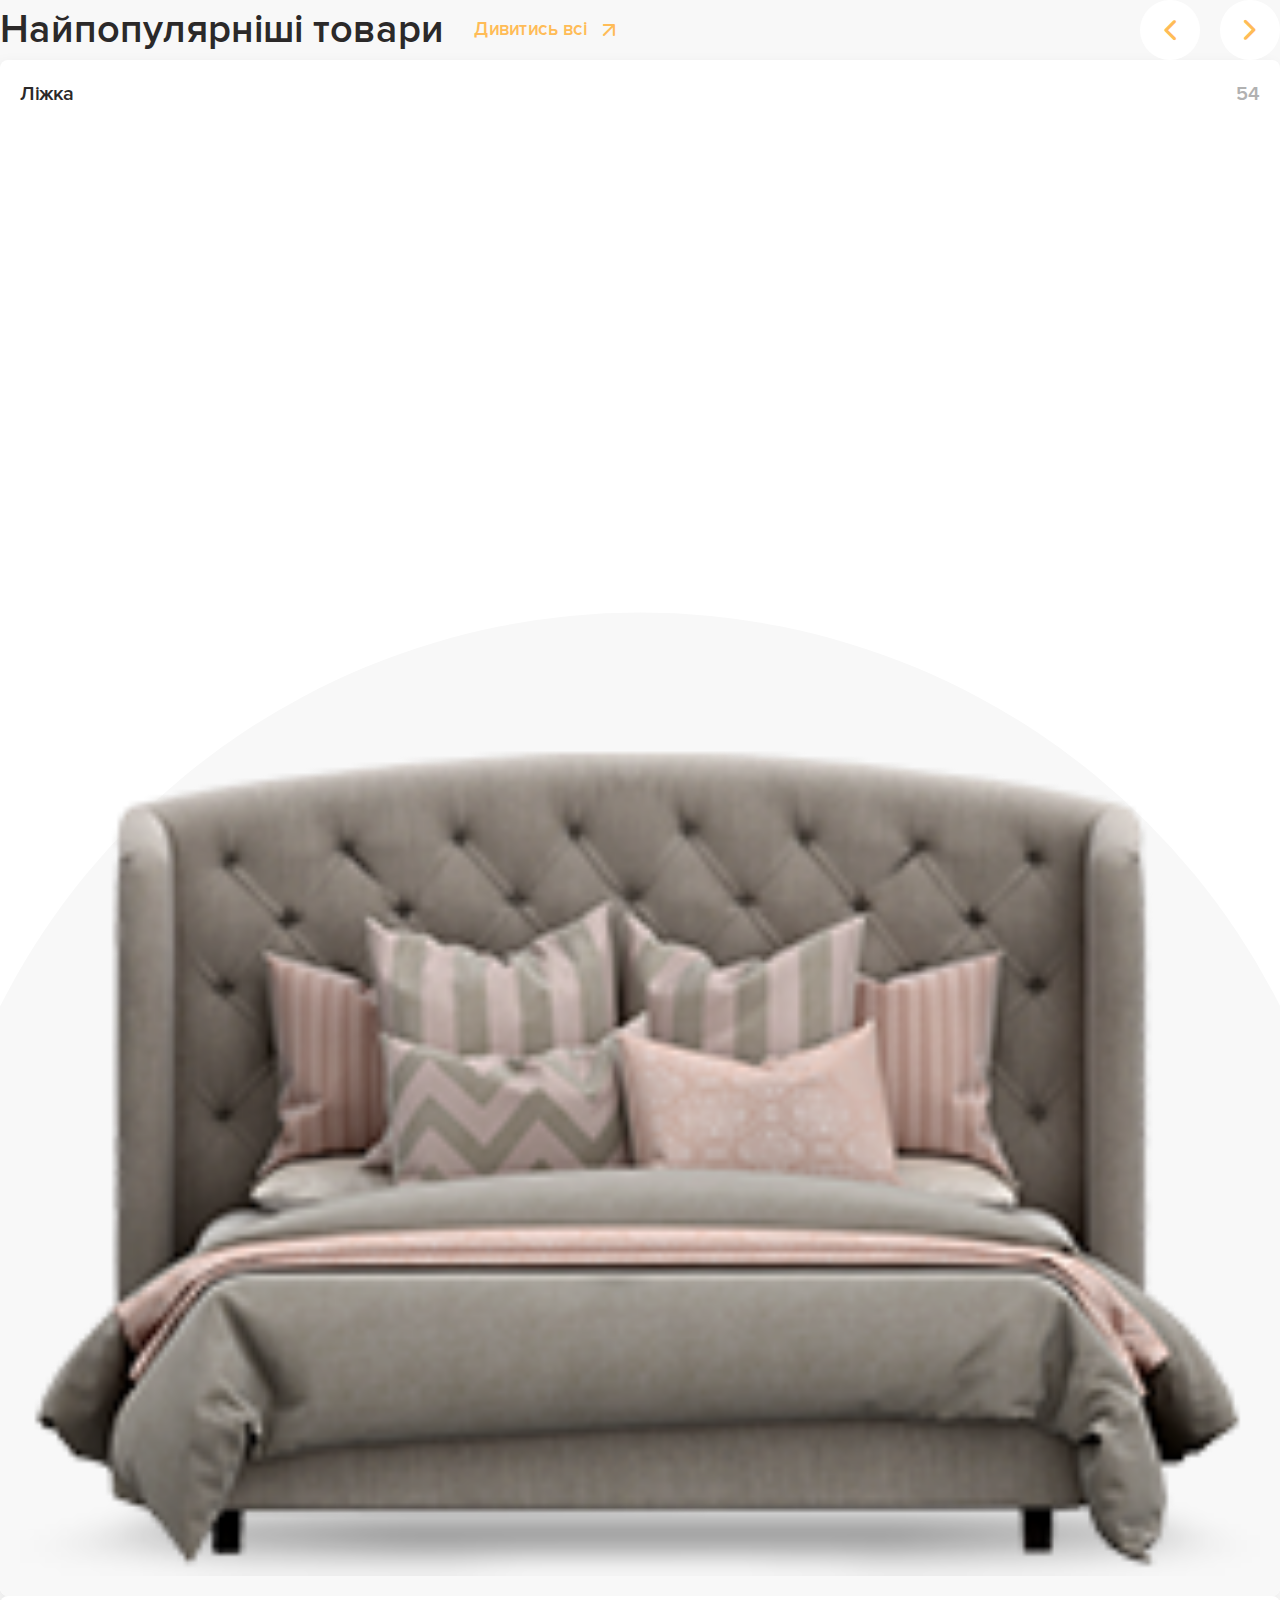
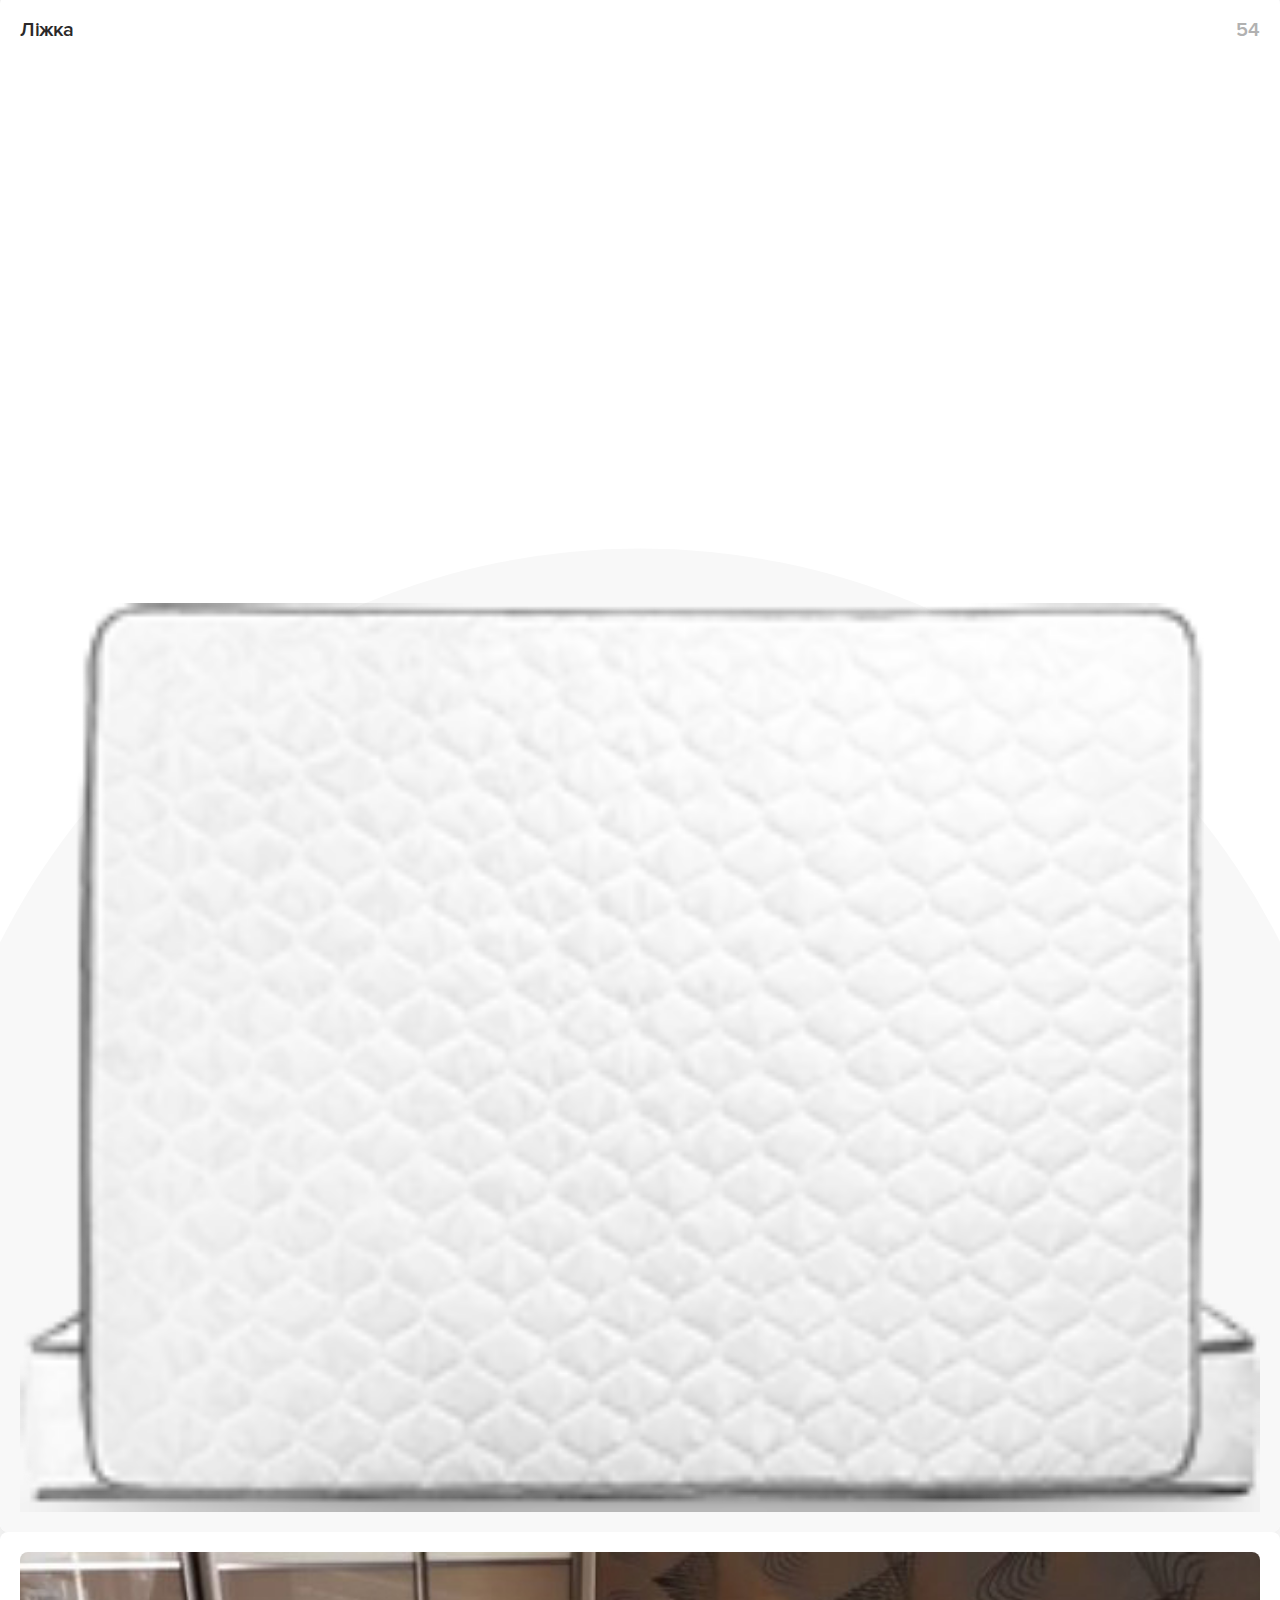
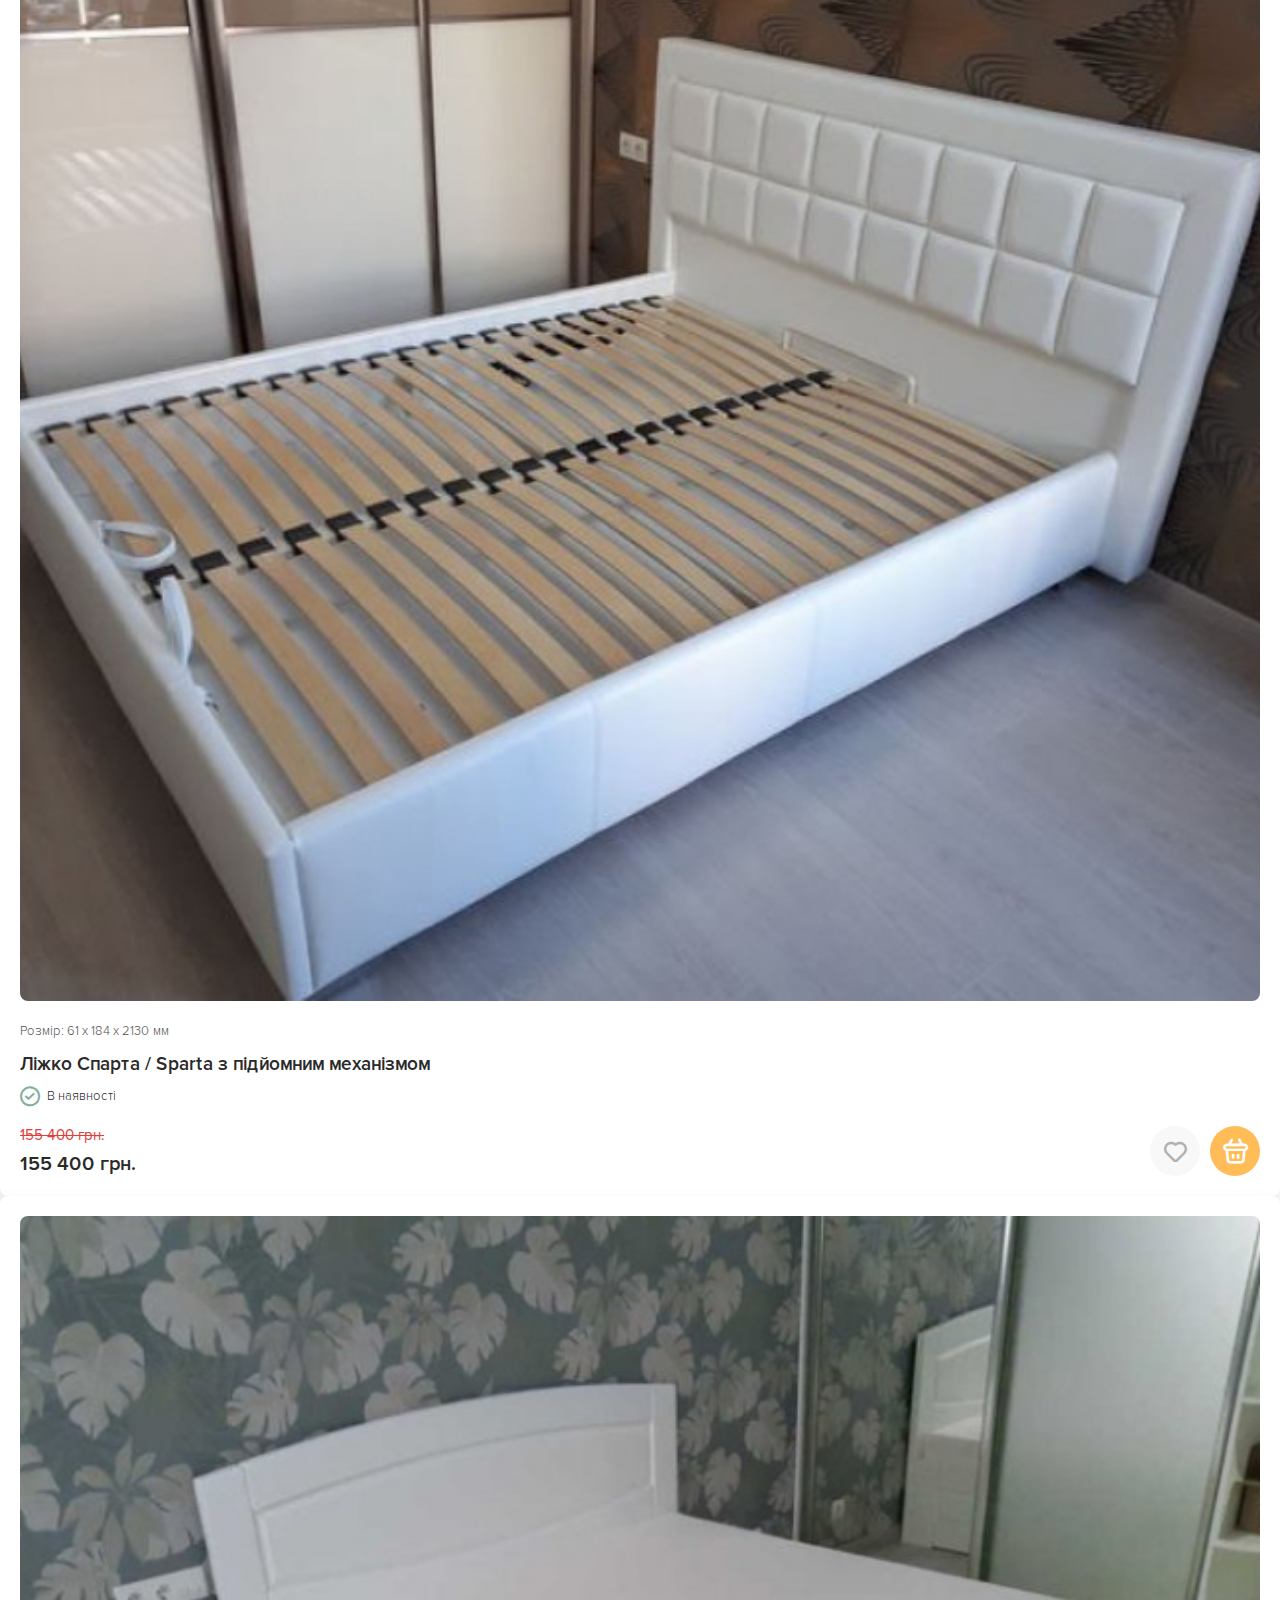
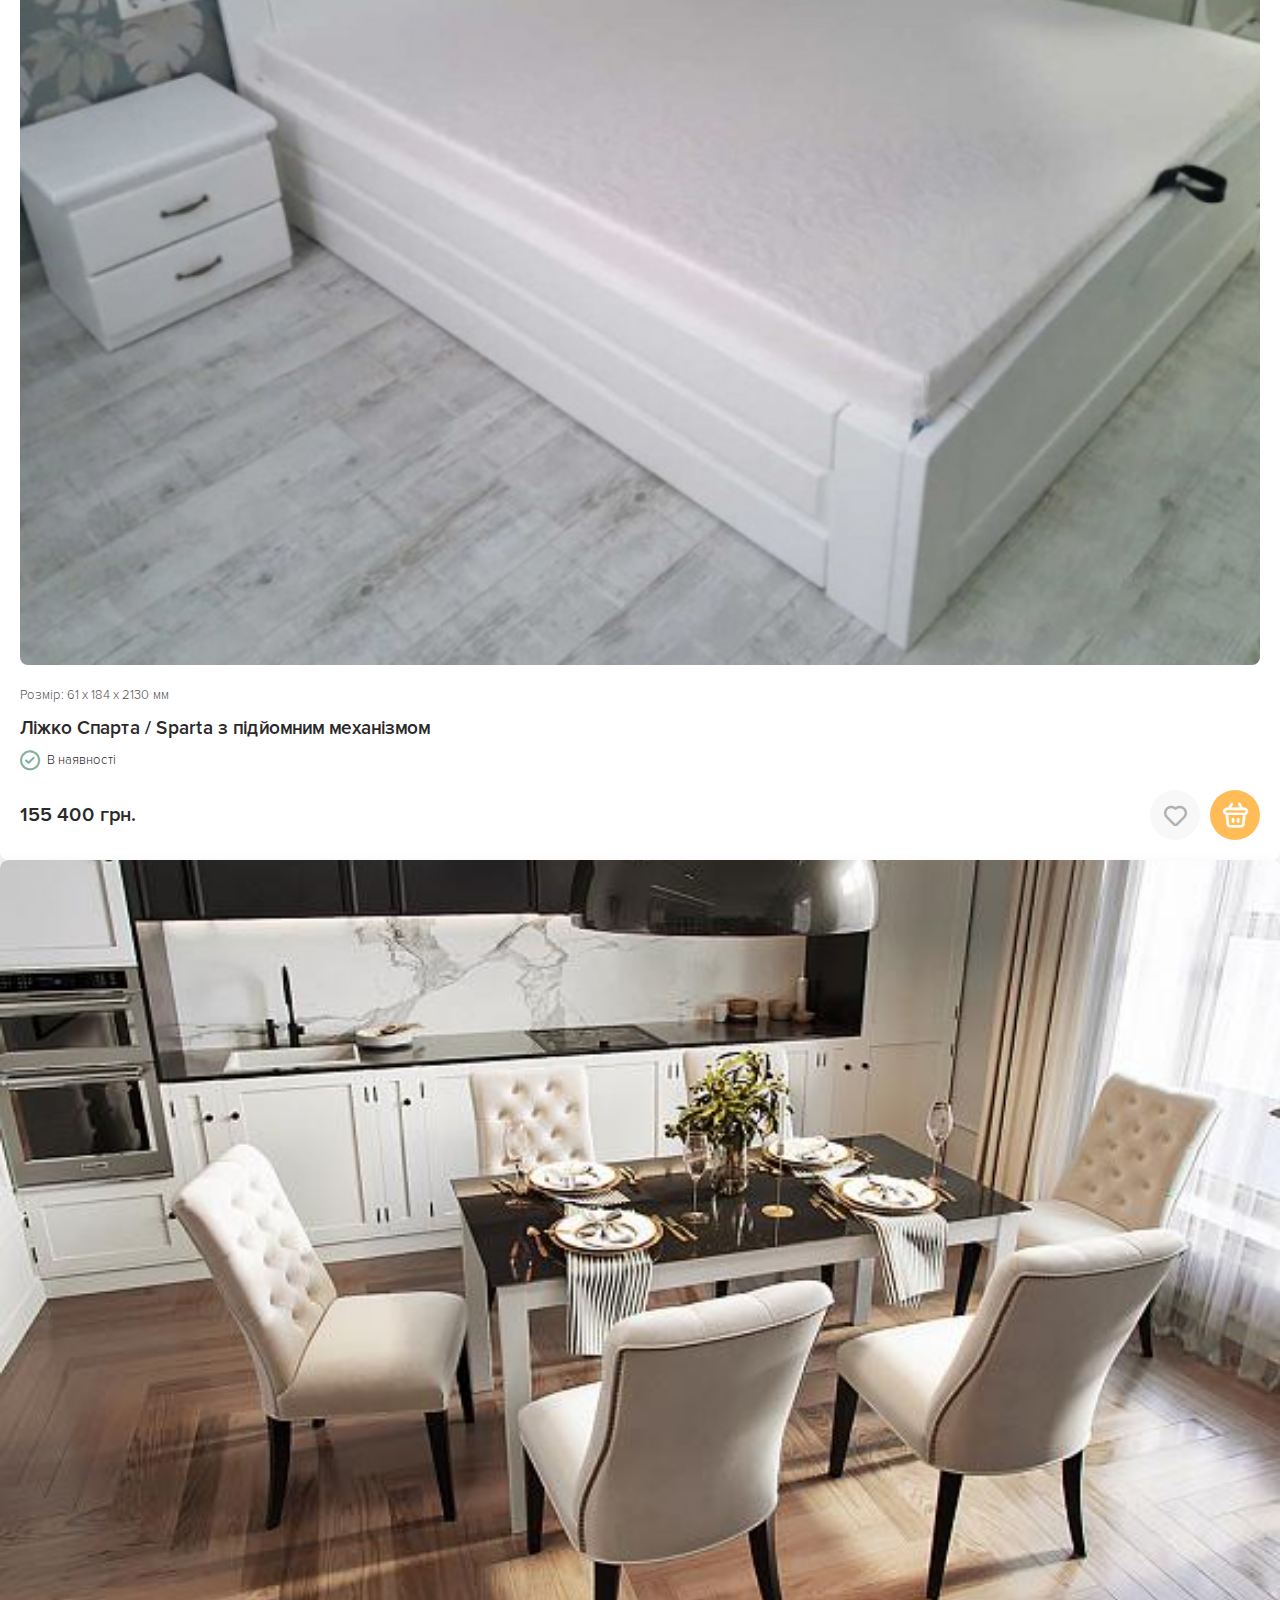
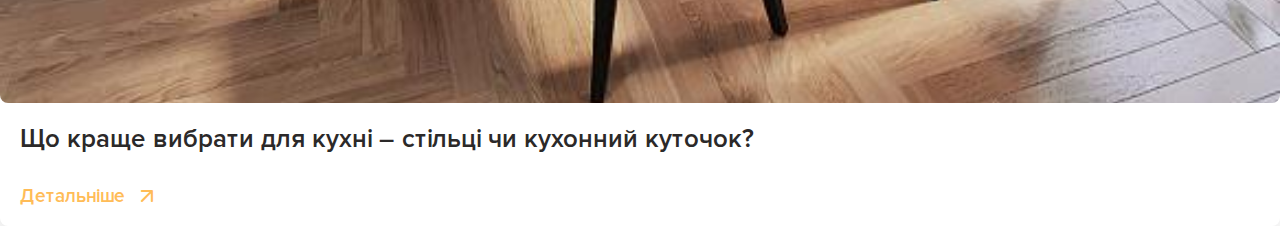
<file: _common.html>
<!DOCTYPE html>
<html lang="en">
<head>
  <meta charset="UTF-8">
  <meta name="viewport" content="width=device-width, initial-scale=1.0">
		<!-- Підключення окремого файлу стилів -->
  <link rel="stylesheet" href="css/style.css">
  <title>Common</title>
</head>
<body>
  <div class="block-header">
    <div class="block-header__content">
      <h2 class="block-header__title title">Найпопулярніші товари</h2>
				<a href="#" class="block-header__more _icon-more-arrow more">Дивитись всі</a>
    </div>
    <div class="block-header__arrows">
      <button class="block-header__arrow _icon-slider-arrow"></button>
      <button class="block-header__arrow _icon-slider-arrow"></button>
    </div>
  </div>
  <article class="item-category"> 
    <a href="#" class="item-category__link _icon-more-arrow">
      <div class="item-category__header">
        <h4 class="item-category__title">Ліжка</h4>
        <div class="item-category__quantity">54</div>
      </div>
      <img src="img/categories/01.png" alt="Image" class="item-category__image">
    </a>
  </article>
		<article class="item-category">
			<a href="#" class="item-category__link _icon-more-arrow">
				<div class="item-category__header">
					<h4 class="item-category__title">Ліжка</h4>
					<div class="item-category__quantity">54</div>
				</div>
				<img src="img/categories/02.png" alt="Image" class="item-category__image">
			</a>
		</article>
  <article class="item-product">
    <a href="#" class="item-product__link">
				<img class="item-product__image" src="img/products/01.jpg" alt="Image">
    </a>
			<div class="item-product__size">Розмір: 61 x 184 x 2130 мм</div>
    <h4 class="item-product__title">
				<a href="#" class="item-product__link-title">
					Ліжко Спарта / Sparta з підйомним механізмом
				</a>
    </h4>
    <div class="item-product__stock _icon-in-stock">В наявності</div>
    <div class="item-product__footer">
      <div class="item-product__price price-item-product">
					<div class="price-item-product__old">155 400 грн.</div>
					<div class="price-item-product__current">155 400 грн.</div>
      </div>
      <div class="item-product__actions">
					<button class="item-product__favorite _icon-favorite" type="button"></button>
					<button class="item-product__add-to-cart _icon-cart" type="button"></button>
      </div>
    </div>
  </article>
		<article class="item-product">
    <a href="#" class="item-product__link">
				<img class="item-product__image" src="img/products/02.jpg" alt="Image">
    </a>
			<div class="item-product__size">Розмір: 61 x 184 x 2130 мм</div>
    <h4 class="item-product__title">
				<a href="#" class="item-product__link-title">
					Ліжко Спарта / Sparta з підйомним механізмом
				</a>
    </h4>
    <div class="item-product__stock _icon-in-stock">В наявності</div>
    <div class="item-product__footer">
      <div class="item-product__price price-item-product">
					<div class="price-item-product__current">155 400 грн.</div>
      </div>
      <div class="item-product__actions">
					<button class="item-product__favorite _icon-favorite" type="button"></button>
					<button class="item-product__add-to-cart _icon-cart" type="button"></button>
      </div>
    </div>
		</article>
  <article class="item-article">
    <a href="#" class="item-article__link">
				<img class="item-article__image" src="img/articles/01.jpg" alt="Image">
    </a>
    <div class="item-article__body">
      <h4 class="item-article__title">
        <a href="#" class="item-article__title-link">Що краще вибрати для кухні – стільці чи кухонний куточок?</a>
      </h4>
				<a href="#" class="item-article__more _icon-more-arrow more">Детальніше</a>
    </div>
  </article>
</body>
</html>
</file>
<file: css/style.css>
[class*=_icon-]::before {
  font-family: "icons";
  speak: never;
  /* Better Font Rendering =========== */
  -webkit-font-smoothing: antialiased;
  -moz-osx-font-smoothing: grayscale;
}

._icon-add-more-products::before {
  content: "\e900";
}

._icon-add-review::before {
  content: "\e901";
}

._icon-arrow-down::before {
  content: "\e902";
}

._icon-cart::before {
  content: "\e903";
}

._icon-check::before {
  content: "\e904";
}

._icon-cross::before {
  content: "\e905";
}

._icon-favorite::before {
  content: "\e906";
}

._icon-filter::before {
  content: "\e907";
}

._icon-hide::before {
  content: "\e908";
}

._icon-in-stock::before {
  content: "\e909";
}

._icon-location::before {
  content: "\e90a";
}

._icon-long-arrow::before {
  content: "\e90b";
}

._icon-menu-catalog::before {
  content: "\e90c";
}

._icon-menu-close::before {
  content: "\e90d";
}

._icon-menu-part::before {
  content: "\e90e";
}

._icon-menu-sale::before {
  content: "\e90f";
}

._icon-menu-star::before {
  content: "\e910";
}

._icon-minus::before {
  content: "\e911";
}

._icon-more-arrow::before {
  content: "\e912";
}

._icon-phone::before {
  content: "\e913";
}

._icon-phone-lite::before {
  content: "\e914";
}

._icon-plus::before {
  content: "\e915";
}

._icon-q::before {
  content: "\e916";
}

._icon-r-answer::before {
  content: "\e917";
}

._icon-reviews::before {
  content: "\e918";
}

._icon-r-hide::before {
  content: "\e919";
}

._icon-r-like::before {
  content: "\e91a";
}

._icon-r-reply::before {
  content: "\e91b";
}

._icon-schedule::before {
  content: "\e91c";
}

._icon-search::before {
  content: "\e91d";
}

._icon-show-more::before {
  content: "\e91e";
}

._icon-slide::before {
  content: "\e91f";
}

._icon-slider-arrow::before {
  content: "\e920";
}

._icon-sort::before {
  content: "\e921";
}

._icon-user::before {
  content: "\e925";
}

@font-face {
  font-family: "ProximaNova";
  src: url("../fonts/ProximaNova-Regular.woff2") format("woff2");
  font-weight: normal;
  font-style: normal;
  font-display: swap;
}
@font-face {
  font-family: "ProximaNova";
  src: url("../fonts/ProximaNova-Light.woff2") format("woff2");
  font-weight: 300;
  font-style: normal;
  font-display: swap;
}
@font-face {
  font-family: "ProximaNova";
  src: url("../fonts/ProximaNova-Bold.woff2") format("woff2");
  font-weight: bold;
  font-style: normal;
  font-display: swap;
}
@font-face {
  font-family: "ProximaNova";
  src: url("../fonts/ProximaNova-Semibold.woff2") format("woff2");
  font-weight: 600;
  font-style: normal;
  font-display: swap;
}
@font-face {
  font-family: "icons";
  src: url("../fonts/icons.woff2") format("woff2");
  font-weight: normal;
  font-style: normal;
  font-display: block;
}
*,
*::before,
*::after {
  padding: 0;
  margin: 0;
  border: none;
  -webkit-box-sizing: border-box;
          box-sizing: border-box;
}

*::before,
*::after {
  display: inline-block;
}

a {
  text-decoration: none;
  color: inherit;
  display: inline-block;
}

li {
  list-style: none;
}

img {
  vertical-align: top;
}

h1,
h2,
h3,
h4,
h5,
h6 {
  font-weight: inherit;
  font-size: inherit;
}

html,
body {
  line-height: 1;
  height: 100%;
}

address {
  font-style: normal;
}

/* FORM */
input,
button,
textarea {
  font-family: inherit;
  font-size: inherit;
  line-height: inherit;
  color: inherit;
  background-color: transparent;
}

input,
textarea {
  width: 100%;
}

button,
select,
option {
  cursor: pointer;
}

input[type=text],
input[type=email],
input[type=tel],
textarea {
  -webkit-appearance: none;
     -moz-appearance: none;
          appearance: none;
}

body {
  font-family: "ProximaNova", sans-serif;
  color: #2b2929;
  background-color: #F8F8F8;
}

.wrapper {
  min-height: 100%;
  overflow: clip;
  display: -webkit-box;
  display: -ms-flexbox;
  display: flex;
  -webkit-box-orient: vertical;
  -webkit-box-direction: normal;
      -ms-flex-direction: column;
          flex-direction: column;
}

.wrapper > main {
  -webkit-box-flex: 1;
      -ms-flex-positive: 1;
          flex-grow: 1;
  -webkit-transition: all 0.3s;
  transition: all 0.3s;
}
.cart-open .wrapper > main, .catalog-open .wrapper > main {
  -webkit-filter: blur(0.125rem);
          filter: blur(0.125rem);
}

/* ------------------------- */
[class*=__container] {
  max-width: 82.5rem;
  padding-inline: 0.9375rem;
  margin: 0 auto;
}

/* ------------------------ */
.block-header {
  display: -webkit-box;
  display: -ms-flexbox;
  display: flex;
  gap: 1.25rem;
  -webkit-box-pack: justify;
      -ms-flex-pack: justify;
          justify-content: space-between;
  -webkit-box-align: start;
      -ms-flex-align: start;
          align-items: flex-start;
}
.block-header--margin:not(:last-child) {
  margin-bottom: 2.5rem;
}
@media (max-width: 47.99875em) {
  .block-header--margin:not(:last-child) {
    margin-bottom: 1.25rem;
  }
}
.block-header__content {
  display: -webkit-box;
  display: -ms-flexbox;
  display: flex;
  -ms-flex-item-align: center;
      align-self: center;
  -webkit-box-align: start;
      -ms-flex-align: start;
          align-items: flex-start;
  -webkit-column-gap: 1.875rem;
     -moz-column-gap: 1.875rem;
          column-gap: 1.875rem;
  row-gap: 0.3125rem;
  -ms-flex-wrap: wrap;
      flex-wrap: wrap;
}
@media (max-width: 47.99875em) {
  .block-header__content {
    text-align: center;
    -webkit-box-pack: center;
        -ms-flex-pack: center;
            justify-content: center;
  }
}
.block-header__more {
  line-height: 2.52;
}
.block-header__arrows {
  -ms-flex-negative: 0;
      flex-shrink: 0;
  display: -webkit-box;
  display: -ms-flexbox;
  display: flex;
  gap: 1.25rem;
  -webkit-box-align: center;
      -ms-flex-align: center;
          align-items: center;
}
@media (max-width: 47.99875em) {
  .block-header__arrows {
    -webkit-box-pack: center;
        -ms-flex-pack: center;
            justify-content: center;
    -webkit-margin-before: 1.25rem;
            margin-block-start: 1.25rem;
  }
}
.block-header__arrow {
  border-radius: 50%;
  display: -webkit-box;
  display: -ms-flexbox;
  display: flex;
  -webkit-box-pack: center;
      -ms-flex-pack: center;
          justify-content: center;
  -webkit-box-align: center;
      -ms-flex-align: center;
          align-items: center;
  -ms-flex-negative: 0;
      flex-shrink: 0;
  -webkit-box-flex: 0;
      -ms-flex-positive: 0;
          flex-grow: 0;
  width: 3.75rem;
  height: 3.75rem;
  background-color: #fff;
  -webkit-transition: all 0.3s;
  transition: all 0.3s;
  color: #FFBC57;
}
.block-header__arrow:last-child {
  -webkit-transform: rotate(-180deg);
      -ms-transform: rotate(-180deg);
          transform: rotate(-180deg);
}
.block-header__arrow::before {
  font-size: 1.25rem;
}
@media (any-hover: hover) {
  .block-header__arrow:hover {
    background-color: #FFBC57;
    color: #fff;
  }
}

.title {
  font-weight: 600;
  line-height: 1.2;
}
@media (min-width: 82.5em) {
  .title {
    font-size: 2.5rem;
  }
}
@media (min-width: 20em) and (max-width: 82.5em) {
  @supports (font-size: clamp( 2rem , 1.84rem  +  0.8vw , 2.5rem )) {
    .title {
      font-size: clamp( 2rem , 1.84rem  +  0.8vw , 2.5rem );
    }
  }
  @supports not (font-size: clamp( 2rem , 1.84rem  +  0.8vw , 2.5rem )) {
    .title {
      font-size: calc(2rem + 0.5 * (100vw - 20rem) / 62.5);
    }
  }
}
@media (max-width: 20em) {
  .title {
    font-size: 2rem;
  }
}

.more {
  -ms-flex-negative: 0;
      flex-shrink: 0;
  color: #FFBC57;
  display: -webkit-inline-box;
  display: -ms-inline-flexbox;
  display: inline-flex;
  -webkit-box-align: center;
      -ms-flex-align: center;
          align-items: center;
  gap: 1rem;
  -webkit-transition: color 0.3s;
  transition: color 0.3s;
  -webkit-box-orient: horizontal;
  -webkit-box-direction: reverse;
      -ms-flex-direction: row-reverse;
          flex-direction: row-reverse;
  font-size: 1.1875rem;
  font-weight: 600;
}
.more::before {
  /*
    font-family: icons;
    content: "\e912";
  */
  -webkit-transition: -webkit-transform 0.3s;
  transition: -webkit-transform 0.3s;
  transition: transform 0.3s;
  transition: transform 0.3s, -webkit-transform 0.3s;
  font-size: 0.75rem;
  font-weight: 400;
}
@media (any-hover: hover) {
  .more:hover {
    color: #f79c14;
  }
  .more:hover::before {
    -webkit-transform: translate(0.3125rem, 0);
        -ms-transform: translate(0.3125rem, 0);
            transform: translate(0.3125rem, 0);
  }
}

.item-article, .item-product, .item-category {
  background-color: #fff;
  border-radius: 0.5rem;
  -webkit-box-shadow: -0.1875rem 0.25rem 0.9375rem 0 rgba(0, 0, 0, 0.06);
          box-shadow: -0.1875rem 0.25rem 0.9375rem 0 rgba(0, 0, 0, 0.06);
  overflow: hidden;
}

.item-category__link {
  padding: 1.25rem;
  display: -webkit-box;
  display: -ms-flexbox;
  display: flex;
  -webkit-box-orient: vertical;
  -webkit-box-direction: normal;
      -ms-flex-direction: column;
          flex-direction: column;
  gap: 0.9375rem;
  aspect-ratio: 250/300;
  position: relative;
}
.item-category__link::before {
  position: absolute;
  border-radius: 50%;
  color: #FFBC57;
  border: 0.0625rem solid;
  width: 3.125rem;
  height: 3.125rem;
  display: -webkit-box;
  display: -ms-flexbox;
  display: flex;
  font-size: 0.625rem;
  -webkit-box-pack: center;
      -ms-flex-pack: center;
          justify-content: center;
  -webkit-box-align: center;
      -ms-flex-align: center;
          align-items: center;
  bottom: 1.25rem;
  right: 1.25rem;
  z-index: 3;
  -webkit-transition: -webkit-transform 0.3s;
  transition: -webkit-transform 0.3s;
  transition: transform 0.3s;
  transition: transform 0.3s, -webkit-transform 0.3s;
  -webkit-transform: scale(0);
      -ms-transform: scale(0);
          transform: scale(0);
}
@media (max-width: 37.5em) {
  .item-category__link::before {
    width: 2.5rem;
    height: 2.5rem;
    font-size: 0.53125rem;
  }
}
.item-category__link::after {
  content: "";
  position: absolute;
  bottom: 0;
  left: 50%;
  width: 112%;
  aspect-ratio: 1/1;
  border-radius: 50%;
  background-color: #F8F8F8;
  -webkit-transform: translate(-50%, 31.428571%);
      -ms-transform: translate(-50%, 31.428571%);
          transform: translate(-50%, 31.428571%);
}
@media (any-hover: hover) {
  .item-category__link:hover::before {
    -webkit-transform: scale(1);
        -ms-transform: scale(1);
            transform: scale(1);
  }
}
@media (any-hover: none) {
  .item-category__link::before {
    -webkit-transform: scale(1);
        -ms-transform: scale(1);
            transform: scale(1);
  }
}
.item-category__header {
  display: -webkit-box;
  display: -ms-flexbox;
  display: flex;
  -webkit-box-pack: justify;
      -ms-flex-pack: justify;
          justify-content: space-between;
  gap: 0.625rem;
  -webkit-box-flex: 1;
      -ms-flex-positive: 1;
          flex-grow: 1;
  font-weight: 600;
  -ms-flex-wrap: wrap;
      flex-wrap: wrap;
  font-size: 1.25rem;
  line-height: 1.4; /* 28/20 */
}
@media (max-width: 37.5em) {
  .item-category__header {
    font-size: 1.1875rem;
  }
}
.item-category__quantity {
  color: #B1B1B1;
}
.item-category__image {
  position: relative;
  z-index: 2;
  max-width: 100%;
}

.item-product {
  padding: 1.25rem;
}
.item-product > * {
  margin-bottom: 0.625rem;
}
.item-product__link {
  display: block;
  margin-bottom: 1.25rem;
  overflow: hidden;
  border-radius: 0.5rem;
  margin-bottom: 1.25rem;
}
.item-product__image {
  aspect-ratio: 260/220;
  -o-object-fit: cover;
     object-fit: cover;
  width: 100%;
  -webkit-transition: -webkit-transform 0.3s;
  transition: -webkit-transform 0.3s;
  transition: transform 0.3s;
  transition: transform 0.3s, -webkit-transform 0.3s;
}
@media (max-width: 37.5em) {
  .item-product__image {
    aspect-ratio: 370/220;
  }
}
@media (any-hover: hover) {
  .item-product__image:hover {
    -webkit-transform: scale(1.03);
        -ms-transform: scale(1.03);
            transform: scale(1.03);
  }
}
.item-product__size {
  color: #535353;
  font-size: 0.8125rem;
  font-weight: 300;
  line-height: 1.69; /* 22/13 */
}
.item-product__title {
  font-size: 1.1875rem;
  font-weight: 600;
  line-height: 1.26; /* 24/19 */
}
@media (max-width: 37.5em) {
  .item-product__title {
    font-size: 1.25rem;
    line-height: 1.4;
  }
}
@media (any-hover: hover) {
  .item-product__link-title:hover {
    text-decoration: underline;
  }
}
.item-product__stock {
  margin-bottom: 1.25rem;
  font-size: 0.8125rem;
  font-weight: 300;
  display: -webkit-box;
  display: -ms-flexbox;
  display: flex;
  gap: 0.4375rem;
  -webkit-box-align: center;
      -ms-flex-align: center;
          align-items: center;
}
.item-product__stock::before {
  font-size: 1.25rem;
  color: #82b09d;
  margin-top: -0.0625rem;
  color: #82b09d;
  font-size: 1.25rem;
}
@media (max-width: 37.5em) {
  .item-product__stock {
    font-size: 0.9375rem;
  }
}
.item-product__footer {
  display: -webkit-box;
  display: -ms-flexbox;
  display: flex;
  gap: 0.9375rem;
  -ms-flex-wrap: wrap;
      flex-wrap: wrap;
  -webkit-box-align: center;
      -ms-flex-align: center;
          align-items: center;
  -webkit-box-pack: justify;
      -ms-flex-pack: justify;
          justify-content: space-between;
  flex-wrap: wrap;
}
.item-product__actions {
  display: -webkit-box;
  display: -ms-flexbox;
  display: flex;
  -webkit-box-align: center;
      -ms-flex-align: center;
          align-items: center;
  gap: 0.625rem;
}
.item-product__favorite {
  width: 3.125rem;
  aspect-ratio: 1/1;
  -ms-flex-negative: 0;
      flex-shrink: 0;
  display: -webkit-box;
  display: -ms-flexbox;
  display: flex;
  background-color: #F8F8F8;
  -webkit-box-pack: center;
      -ms-flex-pack: center;
          justify-content: center;
  -webkit-box-align: center;
      -ms-flex-align: center;
          align-items: center;
  border-radius: 50%;
}
.item-product__favorite::before {
  color: #B1B1B1;
  font-size: 1.4375rem;
  -webkit-transition: color 0.3s;
  transition: color 0.3s;
  font-size: 1.4375rem;
  color: #B1B1B1;
}
@media (any-hover: hover) {
  .item-product__favorite:hover::before {
    color: #e03d3d;
  }
}
@media (max-width: 37.5em) {
  .item-product__favorite {
    width: 4.375rem;
  }
  .item-product__favorite::before {
    font-size: 2rem;
  }
}
.item-product__add-to-cart {
  width: 3.125rem;
  aspect-ratio: 1/1;
  -ms-flex-negative: 0;
      flex-shrink: 0;
  display: -webkit-box;
  display: -ms-flexbox;
  display: flex;
  background-color: #FFBC57;
  -webkit-box-pack: center;
      -ms-flex-pack: center;
          justify-content: center;
  -webkit-box-align: center;
      -ms-flex-align: center;
          align-items: center;
  border-radius: 50%;
  -webkit-transition: background-color 0.3s;
  transition: background-color 0.3s;
}
.item-product__add-to-cart::before {
  color: #fff;
  font-size: 1.5625rem;
  color: #fff;
}
@media (any-hover: hover) {
  .item-product__add-to-cart:hover {
    background-color: #2b2929;
  }
}
@media (max-width: 37.5em) {
  .item-product__add-to-cart {
    width: 4.375rem;
  }
  .item-product__add-to-cart::before {
    font-size: 2.1875rem;
  }
}
.item-product > *:last-child {
  margin-bottom: 0;
}

.price-item-product__old {
  font-size: 0.9375rem;
  line-height: 1.2;
  color: #e03d3d;
  margin-bottom: 0.5rem;
  text-decoration: line-through;
}
.price-item-product__old:not(:last-child) {
  margin-bottom: 0.5rem;
}
.price-item-product__current {
  font-size: 1.25rem;
  line-height: 1.2;
  font-weight: 600;
}
@media (max-width: 37.5em) {
  .price-item-product__current {
    font-size: 1.625rem;
  }
}

.item-article {
  display: -webkit-box;
  display: -ms-flexbox;
  display: flex;
  -webkit-box-orient: vertical;
  -webkit-box-direction: normal;
      -ms-flex-direction: column;
          flex-direction: column;
}
.item-article__link {
  display: block;
  overflow: hidden;
  border-radius: 0.5rem;
}
.item-article__image {
  aspect-ratio: 410/270;
  width: 100%;
  -o-object-fit: cover;
     object-fit: cover;
  -webkit-transition: -webkit-transform 0.3s;
  transition: -webkit-transform 0.3s;
  transition: transform 0.3s;
  transition: transform 0.3s, -webkit-transform 0.3s;
}
.item-article__image:not(:last-child) {
  margin-bottom: 1.875rem;
}
@media (any-hover: hover) {
  .item-article__image:hover {
    -webkit-transform: scale(1.03);
        -ms-transform: scale(1.03);
            transform: scale(1.03);
  }
}
.item-article__body {
  -webkit-box-flex: 1;
      -ms-flex-positive: 1;
          flex-grow: 1;
  padding: 1.25rem;
  display: -webkit-box;
  display: -ms-flexbox;
  display: flex;
  -webkit-box-orient: vertical;
  -webkit-box-direction: normal;
      -ms-flex-direction: column;
          flex-direction: column;
}
.item-article__title {
  -webkit-box-flex: 1;
      -ms-flex-positive: 1;
          flex-grow: 1;
  line-height: 1.3; /* 34/26 */
  font-weight: 600;
}
@media (min-width: 82.5em) {
  .item-article__title {
    font-size: 1.625rem;
  }
}
@media (min-width: 20em) and (max-width: 82.5em) {
  @supports (font-size: clamp( 1.25rem , 1.13rem  +  0.6vw , 1.625rem )) {
    .item-article__title {
      font-size: clamp( 1.25rem , 1.13rem  +  0.6vw , 1.625rem );
    }
  }
  @supports not (font-size: clamp( 1.25rem , 1.13rem  +  0.6vw , 1.625rem )) {
    .item-article__title {
      font-size: calc(1.25rem + 0.375 * (100vw - 20rem) / 62.5);
    }
  }
}
@media (max-width: 20em) {
  .item-article__title {
    font-size: 1.25rem;
  }
}
.item-article__title:not(:last-child) {
  margin-bottom: 1.875rem;
}
@media (any-hover: hover) {
  .item-article__title-link:hover {
    text-decoration: underline;
  }
}
.item-article__more {
  -ms-flex-item-align: start;
      align-self: flex-start;
}

.button {
  background-color: #FFBC57;
  border-radius: 0.5rem;
  display: -webkit-box;
  display: -ms-flexbox;
  display: flex;
  -webkit-box-pack: center;
      -ms-flex-pack: center;
          justify-content: center;
  -webkit-box-align: center;
      -ms-flex-align: center;
          align-items: center;
  text-align: center;
  padding-inline: 0.84375rem;
  padding-block: 0.8125rem;
  color: #fff;
  font-weight: 600;
  font-size: 1.1875rem;
  -webkit-transition: background-color 0.3s;
  transition: background-color 0.3s;
}
.button:has(.button__icon) {
  gap: 0.75rem;
}
.button__icon {
  inline-size: 1.25rem;
  aspect-ratio: 1/1;
  overflow: hidden;
  -ms-flex-negative: 0;
      flex-shrink: 0;
  position: relative;
}
.button__text {
  line-height: 126.315789%; /* 24/19 */
  font-size: 1.1875rem;
  font-weight: 600;
}
@media (any-hover: hover) {
  .button:hover {
    background-color: #2b2929;
    color: #fff;
  }
}
.button--border {
  background-color: transparent;
  border: 0.125rem solid #FFBC57;
  color: #FFBC57;
}
@media (any-hover: hover) {
  .button--border:hover {
    background-color: #FFBC57;
    color: #fff;
  }
}
.button--grey {
  background-color: transparent;
  color: #535353;
}
@media (any-hover: hover) {
  .button--grey:hover {
    background-color: #535353;
    color: #fff;
  }
}

.quantity {
  display: -webkit-box;
  display: -ms-flexbox;
  display: flex;
  background-color: #F8F8F8;
  border: 0.0625rem solid #B1B1B1;
  border-radius: 0.5rem;
  min-height: 3.125rem;
  padding-inline: 1.25rem;
}
.quantity__button {
  inline-size: 1.5rem;
  display: -webkit-box;
  display: -ms-flexbox;
  display: flex;
  -ms-flex-negative: 0;
      flex-shrink: 0;
  -webkit-box-pack: center;
      -ms-flex-pack: center;
          justify-content: center;
  -webkit-box-align: center;
      -ms-flex-align: center;
          align-items: center;
  font-size: 0.875rem;
}
.quantity__input {
  text-align: center;
  font-weight: 600;
  font-size: 1.25rem;
}

.rating {
  display: grid;
}
.rating:has(.rating__value) {
  -webkit-box-align: center;
      -ms-flex-align: center;
          align-items: center;
  -webkit-column-gap: 0.625rem;
     -moz-column-gap: 0.625rem;
          column-gap: 0.625rem;
  grid-template-rows: 1.5rem;
  grid-template-columns: auto 1fr;
}
.rating__value {
  font-size: 1.1875rem;
  font-weight: 600;
  color: #ff9900;
}
.rating__stars {
  display: -webkit-box;
  display: -ms-flexbox;
  display: flex;
  gap: 0.25rem;
}
.rating__star {
  -ms-flex-negative: 0;
      flex-shrink: 0;
  background: url("../img/icons/star.svg") 0 0 no-repeat;
  aspect-ratio: 1/1;
  -ms-flex-preferred-size: 1.25rem;
      flex-basis: 1.25rem;
}
.rating__info {
  font-size: 0.8125rem;
  line-height: 169.230769%; /* 22/13 */
  grid-column: span 2;
}

.header {
  position: sticky;
  inset-block-start: 0;
  inset-inline-start: 0;
  z-index: 50;
}
.header::before {
  content: "";
  position: fixed;
  inset-inline-start: 0;
  inset-block-start: 0;
  block-size: 100%;
  inline-size: 100%;
  background-color: rgba(0, 0, 0, 0.8);
  opacity: 0;
  visibility: hidden;
  -webkit-transition: all 0.3s;
  transition: all 0.3s;
  z-index: 2;
}
.cart-open .header::before, .catalog-open .header::before {
  opacity: 1;
  visibility: visible;
}
.header__top {
  background-color: #F8F8F8;
  position: relative;
  z-index: 6;
}
@media (max-width: 61.99875em) {
  .header__top {
    -webkit-transition: all 0.3s;
    transition: all 0.3s;
    position: fixed;
    block-size: 100%;
    inline-size: 100%;
    inset-inline-start: -100%;
    inset-block-start: 0;
    overflow: auto;
    background-color: #fff;
  }
  .menu-open .header__top {
    inset-inline-start: 0%;
  }
}
@media (min-width: 62em) {
  .header__bottom {
    -webkit-transition: all 0.3s;
    transition: all 0.3s;
  }
  .catalog-open .header__bottom {
    -webkit-filter: blur(0.125rem);
            filter: blur(0.125rem);
  }
}

.top-header__container {
  display: -webkit-box;
  display: -ms-flexbox;
  display: flex;
}
@media (min-width: 62em) {
  .top-header__container {
    padding-block: 0.9375rem;
    gap: 2.5rem;
    -webkit-box-align: center;
        -ms-flex-align: center;
            align-items: center;
    -webkit-box-pack: justify;
        -ms-flex-pack: justify;
            justify-content: space-between;
  }
}
@media (max-width: 61.99875em) {
  .top-header__container {
    -webkit-box-orient: vertical;
    -webkit-box-direction: normal;
        -ms-flex-direction: column;
            flex-direction: column;
    gap: 1.5625rem;
    -webkit-padding-before: 6.25rem;
            padding-block-start: 6.25rem;
    -webkit-padding-after: 1.875rem;
            padding-block-end: 1.875rem;
  }
}
@media (max-width: 43.74875em) {
  .top-header__container {
    -webkit-padding-before: 5rem;
            padding-block-start: 5rem;
  }
}
.menu__list {
  display: -webkit-box;
  display: -ms-flexbox;
  display: flex;
  -ms-flex-wrap: wrap;
      flex-wrap: wrap;
  line-height: 1.2;
  -webkit-column-gap: 1.875rem;
     -moz-column-gap: 1.875rem;
          column-gap: 1.875rem;
  row-gap: 0.5rem;
  line-height: 1.2;
}
@media (max-width: 61.99875em) {
  .menu__list {
    -webkit-box-orient: vertical;
    -webkit-box-direction: normal;
        -ms-flex-direction: column;
            flex-direction: column;
    row-gap: 1.25rem;
  }
}
.menu__link {
  -webkit-transition: -webkit-text-decoration 0.3s;
  transition: -webkit-text-decoration 0.3s;
  transition: text-decoration 0.3s;
  transition: text-decoration 0.3s, -webkit-text-decoration 0.3s;
  color: #535353;
}
@media (any-hover: hover) {
  .menu__link:hover {
    text-decoration: underline;
  }
}
@media (max-width: 61.99875em) {
  .menu__link {
    font-size: 1.5rem;
  }
}

.actions-top-header {
  display: -webkit-box;
  display: -ms-flexbox;
  display: flex;
  -webkit-column-gap: 1.5625rem;
     -moz-column-gap: 1.5625rem;
          column-gap: 1.5625rem;
  row-gap: 0.625rem;
  -webkit-box-align: center;
      -ms-flex-align: center;
          align-items: center;
}
.social-header {
  display: -webkit-box;
  display: -ms-flexbox;
  display: flex;
  -webkit-box-align: center;
      -ms-flex-align: center;
          align-items: center;
  gap: 1.25rem;
  -ms-flex-wrap: wrap;
      flex-wrap: wrap;
}
.social-header__label {
  -ms-flex-negative: 0;
      flex-shrink: 0;
}
@media (max-width: 72.49875em) {
  .social-header__label {
    display: none;
  }
}
.social-header__items {
  display: -webkit-box;
  display: -ms-flexbox;
  display: flex;
  gap: 1.25rem;
  -webkit-box-align: center;
      -ms-flex-align: center;
          align-items: center;
  -webkit-column-gap: 0.625rem;
     -moz-column-gap: 0.625rem;
          column-gap: 0.625rem;
  row-gap: 0.3125rem;
}
.social-header__icon {
  block-size: 1.875rem;
  -webkit-transition: -webkit-transform 0.3s;
  transition: -webkit-transform 0.3s;
  transition: transform 0.3s;
  transition: transform 0.3s, -webkit-transform 0.3s;
}
@media (any-hover: hover) {
  .social-header__icon:hover {
    -webkit-transform: scale(1.05);
        -ms-transform: scale(1.05);
            transform: scale(1.05);
  }
}

.lang-header {
  position: relative;
}
.lang-header__current {
  display: -webkit-box;
  display: -ms-flexbox;
  display: flex;
  -webkit-transition: color 0.5s;
  transition: color 0.5s;
  font-size: 1.1875rem;
  font-weight: 600;
  -webkit-box-align: center;
      -ms-flex-align: center;
          align-items: center;
  -webkit-box-orient: horizontal;
  -webkit-box-direction: reverse;
      -ms-flex-direction: row-reverse;
          flex-direction: row-reverse;
  position: relative;
  z-index: 2;
  color: #535353;
}
.lang-header__current::before {
  color: #535353;
  width: 1.5rem;
  height: 1.5rem;
  display: -webkit-box;
  display: -ms-flexbox;
  display: flex;
  -webkit-box-pack: center;
      -ms-flex-pack: center;
          justify-content: center;
  -webkit-box-align: center;
      -ms-flex-align: center;
          align-items: center;
  font-size: 0.625rem;
  -webkit-transition: -webkit-transform 0.5s;
  transition: -webkit-transform 0.5s;
  transition: transform 0.5s;
  transition: transform 0.5s, -webkit-transform 0.5s;
}
.--active .lang-header__current {
  color: #FFBC57;
}
.--active .lang-header__current::before {
  -webkit-transform: rotate(-180deg);
      -ms-transform: rotate(-180deg);
          transform: rotate(-180deg);
}
.lang-header__list {
  position: absolute;
  top: 100%;
  width: 100%;
  padding-block: 0.625rem;
  opacity: 0;
  visibility: hidden;
  -webkit-transition: opacity 0.5s, visibility 0.5s;
  transition: opacity 0.5s, visibility 0.5s;
  pointer-events: none;
}
.lang-header__list::before {
  content: "";
  -webkit-box-shadow: 0 0 0.9375rem 0 rgba(0, 0, 0, 0.12);
          box-shadow: 0 0 0.9375rem 0 rgba(0, 0, 0, 0.12);
  border-radius: 0.5rem;
  position: absolute;
  width: calc(100% + 0.625rem);
  height: calc(100% + 2.125rem);
  top: -2.125rem;
  -webkit-padding-before: 2.125rem;
          padding-block-start: 2.125rem;
  left: -0.3125rem;
  background-color: #fff;
}
.--active .lang-header__list {
  opacity: 1;
  visibility: visible;
  pointer-events: auto;
}
.lang-header__item {
  position: relative;
}
.lang-header__item:not(:last-child) {
  margin-bottom: 0.625rem;
}
.lang-header__link {
  color: #535353;
  font-size: 1.1875rem;
  font-weight: 600;
  -webkit-transition: color 0.5s;
  transition: color 0.5s;
}
@media (any-hover: hover) {
  .lang-header__link:hover {
    color: #FFBC57;
  }
}
@media (any-hover: hover) {
  .lang-header:hover .lang-header__current {
    color: #FFBC57;
  }
  .lang-header:hover .lang-header__current::before {
    -webkit-transform: rotate(-180deg);
        -ms-transform: rotate(-180deg);
            transform: rotate(-180deg);
  }
  .lang-header:hover .lang-header__list {
    opacity: 1;
    visibility: visible;
    pointer-events: auto;
  }
}

.icon-menu {
  display: none;
}
@media (max-width: 61.99875em) {
  .icon-menu {
    display: block;
    position: relative;
    width: 1.875rem;
    height: 1.125rem;
    -ms-flex-negative: 0;
        flex-shrink: 0;
    z-index: 5;
  }
}
@media (max-width: 61.99875em) and (any-hover: none) {
  .icon-menu {
    cursor: default;
  }
}
@media (max-width: 61.99875em) {
  .icon-menu span, .icon-menu::before, .icon-menu::after {
    content: "";
    -webkit-transition: all 0.3s ease 0s;
    transition: all 0.3s ease 0s;
    right: 0;
    position: absolute;
    width: 100%;
    height: 0.125rem;
    background-color: #000;
  }
  .icon-menu::before {
    top: 0;
  }
  .icon-menu::after {
    bottom: 0;
  }
  .icon-menu span {
    top: calc(50% - 0.0625rem);
  }
  .menu-open .icon-menu span {
    width: 0;
  }
  .menu-open .icon-menu::before {
    top: calc(50% - 0.0625rem);
    -webkit-transform: rotate(-45deg);
        -ms-transform: rotate(-45deg);
            transform: rotate(-45deg);
  }
  .menu-open .icon-menu::after {
    bottom: calc(50% - 0.0625rem);
    -webkit-transform: rotate(45deg);
        -ms-transform: rotate(45deg);
            transform: rotate(45deg);
  }
}

.body-header {
  position: relative;
  background-color: #fff;
  z-index: 5;
}
@media (max-width: 61.99875em) {
  .body-header {
    z-index: 7;
  }
  .menu-open .body-header::after {
    content: "";
    position: absolute;
    inset-block-end: 0;
    inset-inline-start: 0;
    block-size: 0.125rem;
    inline-size: 100%;
    background-color: #f8f8f8;
  }
}
.body-header__container {
  display: -webkit-box;
  display: -ms-flexbox;
  display: flex;
  position: relative;
  -webkit-box-align: center;
      -ms-flex-align: center;
          align-items: center;
  gap: 1.875rem;
  padding-block: 1.6875rem;
}
@media (max-width: 72.49875em) {
  .body-header__container {
    gap: 0.9375rem;
    padding-block: 0.9375rem;
  }
}
@media (max-width: 61.99875em) {
  .body-header__container {
    display: grid;
    grid-template-columns: 1fr auto 1fr;
  }
}
@media (max-width: 43.74875em) {
  .body-header__container {
    padding-block: 0.3125rem;
  }
}
.body-header__logo {
  -ms-flex-negative: 0;
      flex-shrink: 0;
  -webkit-margin-end: 0.3125rem;
          margin-inline-end: 0.3125rem;
}
@media (max-width: 72.49875em) {
  .body-header__logo {
    -webkit-margin-end: 0rem;
            margin-inline-end: 0rem;
    inline-size: 12.5rem;
  }
}
@media (max-width: 29.99875em) {
  .body-header__logo {
    inline-size: 9.375rem;
  }
}
.body-header__search {
  -webkit-box-flex: 1;
      -ms-flex-positive: 1;
          flex-grow: 1;
}
@media (max-width: 36.24875em) {
  .body-header__search {
    -webkit-box-flex: 0;
        -ms-flex-positive: 0;
            flex-grow: 0;
  }
}
.body-header__contacts {
  -ms-flex-negative: 0;
      flex-shrink: 0;
}
@media (max-width: 61.99875em) {
  .body-header__contacts {
    justify-self: end;
  }
}
.body-header__actions {
  -ms-flex-negative: 0;
      flex-shrink: 0;
}

.catalog-header__button {
  padding-inline: 1.375rem;
}
.catalog-header__button .button__icon span {
  position: absolute;
  inline-size: 100%;
  block-size: 100%;
  top: 0;
  left: 0;
  font-size: 1.25rem;
  -webkit-transition: -webkit-transform 0.3s;
  transition: -webkit-transform 0.3s;
  transition: transform 0.3s;
  transition: transform 0.3s, -webkit-transform 0.3s;
}
.catalog-header__button .button__icon span:last-child {
  -webkit-transform: scale(0);
      -ms-transform: scale(0);
          transform: scale(0);
}
.catalog-open .catalog-header__button .button__icon span:first-child {
  -webkit-transform: scale(0);
      -ms-transform: scale(0);
          transform: scale(0);
}
.catalog-open .catalog-header__button .button__icon span:last-child {
  -webkit-transform: scale(1);
      -ms-transform: scale(1);
          transform: scale(1);
}
@media (max-width: 72.49875em) {
  .catalog-header__button {
    padding-inline: 1.125rem;
  }
}
@media (max-width: 36.24875em) {
  .catalog-header__button {
    inline-size: 100%;
  }
}
@media (max-width: 36.24875em) {
  .catalog-header {
    -webkit-box-flex: 1;
        -ms-flex-positive: 1;
            flex-grow: 1;
  }
}

:root {
  --menu-catalog-top: 0px;
}

.items-catalog-header {
  block-size: calc(100dvh - var(--menu-catalog-top));
  position: absolute;
  inset-inline-start: 0;
  inline-size: 100%;
  overflow: auto;
  inset-block-start: calc(100% + 1.0625rem);
  opacity: 0;
  visibility: hidden;
  -webkit-transition: all 0.3s;
  transition: all 0.3s;
}
@media (max-width: 61.99875em) {
  .items-catalog-header {
    inset-block-start: calc(100% + 1.375rem);
  }
}
@media (min-width: 62em) {
  .items-catalog-header {
    border-radius: 0.5rem;
  }
}
.catalog-open .items-catalog-header {
  inset-inline-start: 0;
  opacity: 1;
  visibility: visible;
}
.items-catalog-header__wrapper {
  position: absolute;
  inset-block-start: 0;
  max-width: 18.75rem;
  inline-size: 100%;
}
.items-catalog-header__wrapper::before, .items-catalog-header__wrapper::after {
  content: "";
  position: absolute;
  inset-inline-start: 0;
  background-color: #fff;
  z-index: 2;
  inline-size: 100%;
  block-size: 0.625rem;
}
.items-catalog-header__wrapper::before {
  inset-block-start: 0;
  border-radius: 0.5rem 0.5rem 0 0;
}
.items-catalog-header__wrapper::after {
  inset-block-end: 0;
  border-radius: 0 0 0.5rem 0.5rem;
}
@media (max-width: 61.99875em) {
  .items-catalog-header__wrapper {
    max-width: none;
  }
}
@media (min-width: 62em) {
  .items-catalog-header__wrapper {
    inset-inline-start: 0.625rem;
  }
}
.items-catalog-header__list {
  position: relative;
  background-color: #fff;
  padding-block: 0.625rem;
}
.items-catalog-header__list::after {
  content: "";
  pointer-events: none;
  position: absolute;
  inset-inline-end: 0;
  inset-block-start: 0.625rem;
  background-color: #FFBC57;
  block-size: calc(100% - 1.25rem);
  -webkit-transition: inline-size 0.2s;
  transition: inline-size 0.2s;
  inline-size: 0rem;
  z-index: 3;
}
@media (any-hover: hover) {
  .items-catalog-header__list:hover {
    border-radius: 0.5rem 0 0 0.5rem;
  }
  .items-catalog-header__list:hover::after {
    inline-size: 0.3125rem;
  }
}
@media (min-width: 62em) {
  .items-catalog-header__list {
    border-radius: 0.5rem;
  }
}
.items-catalog-header__item {
  min-height: 3.75rem;
  display: grid;
  grid-template-columns: 1fr 1.5rem;
}
@media (min-width: 62em) {
  .items-catalog-header__item {
    -webkit-padding-end: 0.9375rem;
            padding-inline-end: 0.9375rem;
  }
}
@media (max-width: 61.99875em) {
  .items-catalog-header__item {
    grid-template-columns: 1fr 2.75rem;
  }
}
@media (any-hover: hover) {
  .items-catalog-header__item:hover .items-catalog-header__link,
  .items-catalog-header__item:hover .items-catalog-header__more {
    background-color: #FFBC57;
    color: #2b2929;
  }
  .items-catalog-header__item:hover .items-catalog-header__sub-menu {
    inset-inline-start: 100%;
    pointer-events: all;
    inline-size: 100%;
    border-radius: 0 0.5rem 0.5rem 0;
  }
}
.items-catalog-header__link {
  position: relative;
  background-color: #fff;
  z-index: 2;
  -webkit-padding-start: 1.875rem;
          padding-inline-start: 1.875rem;
  display: grid;
  -webkit-box-flex: 1;
      -ms-flex-positive: 1;
          flex-grow: 1;
  grid-template-columns: 2.5rem 1fr;
  grid-template-rows: 3.75rem;
  gap: 0.9375rem;
  -webkit-box-align: center;
      -ms-flex-align: center;
          align-items: center;
  font-size: 1.25rem;
  font-weight: 600;
  line-height: 1.4;
}
@media (max-width: 61.99875em) {
  .items-catalog-header__link {
    -webkit-padding-start: 0.9375rem;
            padding-inline-start: 0.9375rem;
  }
}
@media (min-width: 62em) {
  .items-catalog-header__link {
    -webkit-margin-end: -2.4375rem;
            margin-inline-end: -2.4375rem;
  }
}
.--active .items-catalog-header__link {
  background-color: #FFBC57;
  color: #2b2929;
}
.items-catalog-header__icon {
  display: -webkit-box;
  display: -ms-flexbox;
  display: flex;
  -webkit-box-pack: center;
      -ms-flex-pack: center;
          justify-content: center;
  -webkit-box-align: center;
      -ms-flex-align: center;
          align-items: center;
  max-height: 2.5rem;
}
.items-catalog-header__text {
  -webkit-padding-end: 2.75rem;
          padding-inline-end: 2.75rem;
  -webkit-box-flex: 1;
      -ms-flex-positive: 1;
          flex-grow: 1;
}
.items-catalog-header__more {
  position: relative;
  z-index: 2;
  background-color: #fff;
  color: #FFBC57;
  -webkit-transition: color 0.3s;
  transition: color 0.3s;
  display: -webkit-box;
  display: -ms-flexbox;
  display: flex;
  -webkit-box-pack: center;
      -ms-flex-pack: center;
          justify-content: center;
  -webkit-box-align: center;
      -ms-flex-align: center;
          align-items: center;
}
.items-catalog-header__more::before {
  font-size: 0.8125rem;
  -webkit-transform: rotate(-90deg);
      -ms-transform: rotate(-90deg);
          transform: rotate(-90deg);
}
.--active .items-catalog-header__more {
  background-color: #FFBC57;
  color: #2b2929;
}
@media (min-width: 62em) {
  .items-catalog-header__more {
    pointer-events: none;
  }
}
@media (max-width: 61.99875em) {
  .items-catalog-header__more {
    -webkit-padding-end: 0.9375rem;
            padding-inline-end: 0.9375rem;
    -webkit-padding-start: 0.9375rem;
            padding-inline-start: 0.9375rem;
  }
  .items-catalog-header__more::before {
    -webkit-transform: rotate(0deg);
        -ms-transform: rotate(0deg);
            transform: rotate(0deg);
  }
  .--active .items-catalog-header__more::before {
    -webkit-transform: rotate(-180deg);
        -ms-transform: rotate(-180deg);
            transform: rotate(-180deg);
  }
}
.items-catalog-header__sub-menu {
  background-color: #fff;
  -webkit-transition: all 0.3s;
  transition: all 0.3s;
}
@media (min-width: 62em) {
  .items-catalog-header__sub-menu {
    padding-block: 0.625rem;
    position: absolute;
    inset-inline-start: 0;
    inline-size: 80%;
    pointer-events: none;
    border-radius: 0.5rem;
    block-size: 100%;
    inset-block-start: 0;
    overflow: hidden;
  }
}
@media (max-width: 61.99875em) {
  .items-catalog-header__sub-menu {
    display: none;
  }
  .--active .items-catalog-header__sub-menu {
    display: block;
  }
}
.items-catalog-header__sub-list {
  padding-inline: 1.875rem;
  padding-block: 1.25rem;
}
@media (min-width: 62em) {
  .items-catalog-header__sub-list {
    inset-block-start: 0.625rem;
    block-size: calc(100% - 1.25rem);
    inset-inline-start: 0;
    position: absolute;
    overflow-y: auto;
    inline-size: 100%;
  }
}
@media (max-width: 61.99875em) {
  .items-catalog-header__sub-list {
    padding-block: 0.625rem;
    padding-inline: 0.9375rem;
  }
}
.items-catalog-header__sub-item:not(:last-child) {
  margin-bottom: 0.9375rem;
}
.items-catalog-header__sub-link {
  font-size: 1.1875rem;
  line-height: 1.5;
}
@media (any-hover: hover) {
  .items-catalog-header__sub-link:hover {
    text-decoration: underline;
  }
}

.search-header__body {
  block-size: 3.125rem;
  position: relative;
}
@media (max-width: 36.24875em) {
  .search-header__body {
    block-size: 4.375rem;
    background-color: #fff;
    position: absolute;
    inline-size: 100%;
    inset-inline-start: 0;
    inset-block-start: 110%;
    padding-block: 0.625rem;
    padding-inline: 0.9375rem;
    opacity: 0;
    visibility: hidden;
    -webkit-transition: all 0.3s;
    transition: all 0.3s;
  }
  .search-open .search-header__body {
    inset-block-start: 100%;
    opacity: 1;
    visibility: visible;
  }
}
.search-header__input {
  border: 1px solid #B1B1B1;
  border-radius: 0.5rem;
  height: 100%;
  -webkit-padding-start: 0.9375rem;
          padding-inline-start: 0.9375rem;
  -webkit-padding-end: 3.4375rem;
          padding-inline-end: 3.4375rem;
  border-radius: 0.5rem;
}
.search-header__input::-webkit-input-placeholder {
  color: #B1B1B1;
}
.search-header__input::-moz-placeholder {
  color: #B1B1B1;
}
.search-header__input:-ms-input-placeholder {
  color: #B1B1B1;
}
.search-header__input::-ms-input-placeholder {
  color: #B1B1B1;
}
.search-header__input::placeholder {
  color: #B1B1B1;
}
.search-header__button {
  position: absolute;
  block-size: 100%;
  inset-inline-end: 0;
  inset-block-end: 0;
  inline-size: 3.4375rem;
  display: -webkit-box;
  display: -ms-flexbox;
  display: flex;
  -webkit-box-pack: center;
      -ms-flex-pack: center;
          justify-content: center;
  -webkit-box-align: center;
      -ms-flex-align: center;
          align-items: center;
  font-size: 1.5rem;
}
@media (max-width: 36.24875em) {
  .search-header__button {
    inset-inline-end: 0.9375rem;
  }
}
.search-header__open {
  display: none;
}
@media (max-width: 36.24875em) {
  .search-header__open {
    border: 0.0625rem solid #FFBC57;
    border-radius: 50%;
    block-size: 3.125rem;
    aspect-ratio: 1/1;
    -ms-flex-negative: 0;
        flex-shrink: 0;
    display: block;
    position: relative;
    color: #535353;
    -webkit-transition: all 0.3s;
    transition: all 0.3s;
  }
  .search-header__open span {
    block-size: 1.4375rem;
    aspect-ratio: 1/1;
    position: absolute;
    inset-inline-start: 50%;
    inset-block-start: 50%;
    -webkit-transform: translate(-50%, -50%);
        -ms-transform: translate(-50%, -50%);
            transform: translate(-50%, -50%);
    -webkit-transition: -webkit-transform 0.3s;
    transition: -webkit-transform 0.3s;
    transition: transform 0.3s;
    transition: transform 0.3s, -webkit-transform 0.3s;
    font-size: 1.4375rem;
  }
  .search-header__open span:last-child {
    -webkit-transform: translate(-50%, -50%) scale(0);
        -ms-transform: translate(-50%, -50%) scale(0);
            transform: translate(-50%, -50%) scale(0);
  }
  .search-open .search-header__open span:first-child {
    -webkit-transform: translate(-50%, -50%) scale(0);
        -ms-transform: translate(-50%, -50%) scale(0);
            transform: translate(-50%, -50%) scale(0);
  }
  .search-open .search-header__open span:last-child {
    -webkit-transform: translate(-50%, -50%) scale(1);
        -ms-transform: translate(-50%, -50%) scale(1);
            transform: translate(-50%, -50%) scale(1);
  }
}
@media (max-width: 36.24875em) and (any-hover: hover) {
  .search-header__open:hover {
    background-color: #FFBC57;
    color: #fff;
  }
}
@media (max-width: 36.24875em) and (max-width: 29.99875em) {
  .search-header__open {
    block-size: 2.5rem;
  }
  .search-header__open span {
    block-size: 1.125rem;
  }
  .search-header__open span::before {
    font-size: 1.125rem;
  }
}

.contacts-header {
  position: relative;
}
.contacts-header__current {
  position: relative;
  z-index: 2;
}
.contacts-header__list {
  position: absolute;
  inline-size: 100%;
  inset-block-start: 100%;
  inset-inline-start: 0;
  -webkit-padding-before: 0.625rem;
          padding-block-start: 0.625rem;
  -webkit-padding-start: 3.75rem;
          padding-inline-start: 3.75rem;
  opacity: 0;
  visibility: hidden;
  -webkit-transition: opacity 0.5s, visibility 0.5s;
  transition: opacity 0.5s, visibility 0.5s;
}
.contacts-header__list::before {
  content: "";
  position: absolute;
  background-color: #fff;
  -webkit-box-shadow: 0 0 0.9375rem 0 rgba(0, 0, 0, 0.12);
          box-shadow: 0 0 0.9375rem 0 rgba(0, 0, 0, 0.12);
  inset-inline-start: -1.25rem;
  inset-block-start: -4.375rem;
  inline-size: calc(100% + 2.5rem);
  block-size: calc(100% + 5.625rem);
  border-radius: 0.5rem;
}
.--active .contacts-header__list {
  opacity: 1;
  visibility: visible;
}
@media (max-width: 72.49875em) {
  .contacts-header__list {
    -webkit-padding-start: 0rem;
            padding-inline-start: 0rem;
  }
}
@media (max-width: 43.74875em) {
  .contacts-header__list {
    min-width: 12.5rem;
    inset-inline-start: auto;
    inset-inline-end: 0;
  }
}
.contacts-header__item {
  position: relative;
  z-index: 2;
}
.contacts-header__item:not(:last-child) {
  -webkit-margin-after: 0.625rem;
          margin-block-end: 0.625rem;
}
.contacts-header__link {
  font-size: 1.25rem;
  font-weight: 600;
  line-height: 1.4;
}
@media (any-hover: hover) {
  .contacts-header__link:hover {
    text-decoration: underline;
  }
}
.contacts-header__callme {
  font-weight: 600;
  text-align: left;
  font-size: 1.1875rem;
  color: #FFBC57;
  line-height: 1.4;
  -webkit-margin-end: -2.0625rem;
          margin-inline-end: -2.0625rem;
}
@media (any-hover: hover) {
  .contacts-header__callme:hover {
    text-decoration: underline;
  }
}

.current-contacts-header {
  display: -webkit-box;
  display: -ms-flexbox;
  display: flex;
  -webkit-box-align: center;
      -ms-flex-align: center;
          align-items: center;
  gap: 0.625rem;
}
.current-contacts-header__phone-icon {
  inline-size: 3.125rem;
  aspect-ratio: 1/1;
  border-radius: 50%;
  background-color: #F8F8F8;
  display: -webkit-box;
  display: -ms-flexbox;
  display: flex;
  -webkit-box-pack: center;
      -ms-flex-pack: center;
          justify-content: center;
  -webkit-box-align: center;
      -ms-flex-align: center;
          align-items: center;
  font-size: 1.4375rem;
  color: #535353;
}
@media (max-width: 72.49875em) {
  .current-contacts-header__phone-icon {
    display: none;
  }
}
.current-contacts-header__schedule {
  display: block;
  font-size: 0.8125rem;
  line-height: 1.69; /* 22/13 */
  font-weight: 300;
  color: #535353;
}
@media (max-width: 43.74875em) {
  .current-contacts-header__schedule {
    display: none;
  }
}
.current-contacts-header__phone {
  font-size: 1.25rem;
  font-weight: 600;
  line-height: 1.4;
}
.current-contacts-header__phone::before {
  display: none;
  inline-size: 3.125rem;
  aspect-ratio: 1/1;
  border-radius: 50%;
  background-color: #F8F8F8;
  -webkit-box-pack: center;
      -ms-flex-pack: center;
          justify-content: center;
  -webkit-box-align: center;
      -ms-flex-align: center;
          align-items: center;
  font-size: 1.4375rem;
  color: #535353;
  font-weight: 400;
}
@media (any-hover: hover) {
  .current-contacts-header__phone:hover {
    text-decoration: underline;
  }
}
@media (max-width: 43.74875em) {
  .current-contacts-header__phone {
    font-size: 0;
  }
  .current-contacts-header__phone::before {
    display: -webkit-box;
    display: -ms-flexbox;
    display: flex;
  }
}
.current-contacts-header__arrow {
  inline-size: 1.25rem;
  aspect-ratio: 1/1;
  -ms-flex-negative: 0;
      flex-shrink: 0;
  overflow: hidden;
  position: relative;
  -webkit-transition: -webkit-transform 0.5s;
  transition: -webkit-transform 0.5s;
  transition: transform 0.5s;
  transition: transform 0.5s, -webkit-transform 0.5s;
  -webkit-margin-start: 0.1875rem;
          margin-inline-start: 0.1875rem;
}
.current-contacts-header__arrow span {
  position: absolute;
  inset-block-start: 0;
  inset-inline-start: 0;
  inline-size: 1.25rem;
  display: -webkit-box;
  display: -ms-flexbox;
  display: flex;
  -webkit-box-pack: center;
      -ms-flex-pack: center;
          justify-content: center;
  -webkit-box-align: center;
      -ms-flex-align: center;
          align-items: center;
  aspect-ratio: 1/1;
  font-size: 0.6875rem;
  -webkit-transition: opacity 0.5s, -webkit-transform 0.5s;
  transition: opacity 0.5s, -webkit-transform 0.5s;
  transition: transform 0.5s, opacity 0.5s;
  transition: transform 0.5s, opacity 0.5s, -webkit-transform 0.5s;
}
.current-contacts-header__arrow span:last-child {
  opacity: 0;
}
.--active .current-contacts-header__arrow span {
  -webkit-transform: rotate(-180deg);
      -ms-transform: rotate(-180deg);
          transform: rotate(-180deg);
}
.--active .current-contacts-header__arrow span:first-child {
  opacity: 0;
}
.--active .current-contacts-header__arrow span:last-child {
  opacity: 1;
}
@media (max-width: 43.74875em) {
  .current-contacts-header__arrow {
    display: none;
  }
}

.actions-body-header {
  display: -webkit-box;
  display: -ms-flexbox;
  display: flex;
  gap: 1.25rem;
}
.actions-body-header__item {
  border: 0.0625rem solid #FFBC57;
  border-radius: 50%;
  block-size: 3.125rem;
  aspect-ratio: 1/1;
  -ms-flex-negative: 0;
      flex-shrink: 0;
  display: -webkit-box;
  display: -ms-flexbox;
  display: flex;
  -webkit-box-pack: center;
      -ms-flex-pack: center;
          justify-content: center;
  -webkit-box-align: center;
      -ms-flex-align: center;
          align-items: center;
  color: #535353;
  -webkit-transition: all 0.3s;
  transition: all 0.3s;
}
.actions-body-header__item::before {
  font-size: 1.4375rem;
}
@media (any-hover: hover) {
  .actions-body-header__item:hover {
    background-color: #FFBC57;
    color: #fff;
  }
}
@media (max-width: 29.99875em) {
  .actions-body-header__item {
    block-size: 2.5rem;
  }
  .actions-body-header__item::before {
    font-size: 1.125rem;
  }
}
@media (max-width: 72.49875em) {
  .actions-body-header {
    gap: 0.625rem;
  }
}
.actions-body-header__cart {
  opacity: 0;
  visibility: hidden;
  -webkit-transition: all 0.3s;
  transition: all 0.3s;
  position: absolute;
  inset-inline-end: 0;
  inline-size: 100%;
  padding: 1.875rem;
  inset-block-start: calc(100% + 1.0625rem);
}
@media (min-width: 62em) {
  .actions-body-header__cart {
    max-width: 32.5rem;
    border-radius: 0.5rem;
  }
}
@media (max-width: 61.99875em) {
  .actions-body-header__cart {
    padding: 0.9375rem;
    inset-block-start: calc(100% + 1.375rem);
  }
}
@media (max-width: 36.25em) {
  .actions-body-header__cart {
    inset-block-start: calc(100% + 0.9375rem);
  }
}
.cart-open .actions-body-header__cart {
  opacity: 1;
  visibility: visible;
}

.bottom-header {
  border-top: 0.125rem solid #f8f8f8;
  background-color: #fff;
  padding-block: 1.125rem;
}
@media (max-width: 61.99875em) {
  .bottom-header {
    position: relative;
    z-index: 4;
  }
}
@media (max-width: 36.24875em) {
  .bottom-header {
    padding-block: 0.625rem;
  }
}
.bottom-header__container {
  position: relative;
}
@media (max-width: 61.99875em) {
  .bottom-header__container {
    display: -webkit-box;
    display: -ms-flexbox;
    display: flex;
    -webkit-box-align: center;
        -ms-flex-align: center;
            align-items: center;
    gap: 0.9375rem;
  }
}
@media (max-width: 36.24875em) {
  .bottom-header__container {
    gap: 0.625rem;
  }
}
.bottom-header__menus {
  display: -webkit-box;
  display: -ms-flexbox;
  display: flex;
}
@media (min-width: 62em) {
  .bottom-header__menus {
    gap: 2.5rem;
    -webkit-box-pack: justify;
        -ms-flex-pack: justify;
            justify-content: space-between;
    -webkit-box-align: center;
        -ms-flex-align: center;
            align-items: center;
  }
}
@media (max-width: 61.99875em) {
  .bottom-header__menus {
    gap: 1.5625rem;
    -webkit-box-orient: vertical;
    -webkit-box-direction: reverse;
        -ms-flex-direction: column-reverse;
            flex-direction: column-reverse;
  }
}
.bottom-header__list {
  display: -webkit-box;
  display: -ms-flexbox;
  display: flex;
  -webkit-column-gap: 2.5rem;
     -moz-column-gap: 2.5rem;
          column-gap: 2.5rem;
}
@media (max-width: 81.24875em) {
  .bottom-header__list {
    -webkit-column-gap: 1.25rem;
       -moz-column-gap: 1.25rem;
            column-gap: 1.25rem;
  }
}
@media (min-width: 62em) {
  .bottom-header__list {
    -webkit-box-align: center;
        -ms-flex-align: center;
            align-items: center;
    row-gap: 0.3125rem;
    -ms-flex-wrap: wrap;
        flex-wrap: wrap;
  }
  .bottom-header__list:last-child {
    -webkit-box-pack: end;
        -ms-flex-pack: end;
            justify-content: flex-end;
  }
}
@media (max-width: 61.99875em) {
  .bottom-header__list {
    -webkit-box-orient: vertical;
    -webkit-box-direction: normal;
        -ms-flex-direction: column;
            flex-direction: column;
    row-gap: 0.9375rem;
  }
}
.bottom-header__link {
  font-size: 1.1875rem;
  font-weight: 600;
  line-height: 126%; /* 24/19 */
  display: -webkit-box;
  display: -ms-flexbox;
  display: flex;
  -webkit-box-align: center;
      -ms-flex-align: center;
          align-items: center;
  gap: 0.625rem;
  -webkit-transition: color 0.3s;
  transition: color 0.3s;
}
.bottom-header__link::before {
  color: #FFBC57;
  inline-size: 1.5rem;
  block-size: 1.5rem;
  font-size: 1.25rem;
  display: -webkit-box;
  display: -ms-flexbox;
  display: flex;
  -webkit-box-pack: center;
      -ms-flex-pack: center;
          justify-content: center;
  -webkit-box-align: center;
      -ms-flex-align: center;
          align-items: center;
}
.bottom-header__link._icon-menu-sale::before {
  font-size: 1.5rem;
}
@media (any-hover: hover) {
  .bottom-header__link:hover {
    color: #FFBC57;
  }
}
@media (max-width: 81.24875em) {
  .bottom-header__link {
    gap: 0.3125rem;
    font-size: 1rem;
  }
}
@media (max-width: 61.99875em) {
  .bottom-header__link {
    font-size: 1.5rem;
  }
}
.cart-header {
  background-color: #fff;
  -webkit-box-shadow: -0.1875rem 0.25rem 0.9375rem 0 rgba(0, 0, 0, 0.06);
          box-shadow: -0.1875rem 0.25rem 0.9375rem 0 rgba(0, 0, 0, 0.06);
}
.cart-header__header {
  display: -webkit-box;
  display: -ms-flexbox;
  display: flex;
  -webkit-box-pack: justify;
      -ms-flex-pack: justify;
          justify-content: space-between;
  -webkit-box-align: center;
      -ms-flex-align: center;
          align-items: center;
}
.cart-header__header:not(:last-child) {
  margin-bottom: 2.5rem;
}
.cart-header__title {
  font-size: 1.625rem;
  line-height: 130.769231%; /* 34/26 */
  font-weight: 600;
  display: -webkit-box;
  display: -ms-flexbox;
  display: flex;
  -webkit-box-align: center;
      -ms-flex-align: center;
          align-items: center;
  gap: 0.625rem;
}
.cart-header__title span {
  color: #FFBC57;
}
.cart-header__items {
  overflow: auto;
  block-size: calc(100vh - 30rem);
}
@media (max-width: 61.99875em) {
  .cart-header__items {
    block-size: calc(100vh - 25.9375rem);
  }
}
@media (max-width: 43.74875em) {
  .cart-header__items {
    block-size: calc(100vh - 25rem);
  }
}
@media (max-width: 36.25em) {
  .cart-header__items {
    block-size: calc(100vh - 24.0625rem);
  }
}
.cart-header__footer {
  display: grid;
  gap: 0.625rem;
  -webkit-padding-before: 2.3125rem;
          padding-block-start: 2.3125rem;
}
.item-cart-header {
  display: grid;
  grid-template-columns: 7.5rem 1fr 1.25rem;
  -webkit-column-gap: 1.25rem;
     -moz-column-gap: 1.25rem;
          column-gap: 1.25rem;
  row-gap: 1rem;
}
@media (max-width: 26.875em) {
  .item-cart-header {
    grid-template-columns: 6.25rem 1fr 1.25rem;
    -webkit-column-gap: 0.9375rem;
       -moz-column-gap: 0.9375rem;
            column-gap: 0.9375rem;
  }
}
.item-cart-header:not(:last-child) {
  -webkit-padding-after: 1.875rem;
          padding-block-end: 1.875rem;
  -webkit-margin-after: 1.875rem;
          margin-block-end: 1.875rem;
  border-bottom: 0.125rem solid rgba(197, 197, 197, 0.3);
}
.item-cart-header__link-image {
  -ms-flex-item-align: start;
      align-self: start;
}
.item-cart-header__image {
  aspect-ratio: 120/100;
  block-size: 100%;
  inline-size: 100%;
  -o-object-fit: cover;
     object-fit: cover;
  border-radius: 0.5rem;
}
.item-cart-header__body > *:not(:last-child) {
  -webkit-margin-after: 0.5rem;
          margin-block-end: 0.5rem;
}
.item-cart-header__size {
  color: #535353;
  font-size: 0.8125rem;
  line-height: 169.230769%; /* 22/13 */
  font-weight: 300;
}
.item-cart-header__title {
  font-size: 1.1875rem;
  font-weight: 600;
  line-height: 126.315789%; /* 24/19 */
}
@media (max-width: 26.875em) {
  .item-cart-header__title {
    font-size: 1rem;
  }
}
@media (any-hover: hover) {
  .item-cart-header__link-title:hover {
    text-decoration: underline;
  }
}
.item-cart-header__stock {
  display: -webkit-box;
  display: -ms-flexbox;
  display: flex;
  gap: 0.375rem;
  font-weight: 300;
  font-size: 0.8125rem;
  line-height: 153.846154%; /* 20/13 */
}
.item-cart-header__stock::before {
  -ms-flex-negative: 0;
      flex-shrink: 0;
  color: #82b09d;
  block-size: 1.25rem;
  font-size: 1.25rem;
}
@media (max-width: 26.875em) {
  .item-cart-header__quantity {
    padding-inline: 0.3125rem;
  }
}
.item-cart-header__close {
  align-self: start;
  grid-row: span 2;
  font-size: 0.5rem;
  text-align: center;
  display: -webkit-box;
  display: -ms-flexbox;
  display: flex;
  font-weight: 600;
  -webkit-box-pack: center;
      -ms-flex-pack: center;
          justify-content: center;
  -webkit-box-align: center;
      -ms-flex-align: center;
          align-items: center;
  block-size: 1.25rem;
  border: 0.125rem solid #FFBC57;
  border-radius: 50%;
  -webkit-transition: all 0.3s;
  transition: all 0.3s;
}
@media (any-hover: hover) {
  .item-cart-header__close:hover {
    background-color: #FFBC57;
  }
}

.price-item-cart-header {
  display: -webkit-box;
  display: -ms-flexbox;
  display: flex;
  -webkit-box-align: center;
      -ms-flex-align: center;
          align-items: center;
  -ms-flex-wrap: wrap;
      flex-wrap: wrap;
  -webkit-column-gap: 1.25rem;
     -moz-column-gap: 1.25rem;
          column-gap: 1.25rem;
  row-gap: 0.3125rem;
}
.price-item-cart-header__current {
  font-size: 1.25rem;
  font-weight: 600;
  line-height: 140%; /* 28/20 */
}
.price-item-cart-header__old {
  font-size: 0.9375rem;
  line-height: 146.666667%; /* 22/15 */
  color: #e03d3d;
  text-decoration: line-through;
}

.footer {
  background-color: #2b2929;
  -webkit-transition: all 0.3s;
  transition: all 0.3s;
}
.catalog-open .footer {
  -webkit-filter: blur(0.125rem);
          filter: blur(0.125rem);
}
.footer__body {
  padding-block: 2.5rem;
}
.footer__container {
  display: grid;
  row-gap: 2.5rem;
  -webkit-column-gap: 5rem;
     -moz-column-gap: 5rem;
          column-gap: 5rem;
  grid-template-columns: 15.625rem 1fr 15rem;
}
@media (max-width: 71.875em) {
  .footer__container {
    -webkit-column-gap: 3.75rem;
       -moz-column-gap: 3.75rem;
            column-gap: 3.75rem;
    grid-template-columns: 12.5rem 1fr;
  }
}
@media (max-width: 47.99875em) {
  .footer__container {
    grid-template-columns: auto;
  }
}
.footer__bottom {
  padding-block: 1.25rem;
  text-align: center;
  padding-inline: 0.9375rem;
  border-top: 0.125rem solid #3d3d3d;
}
.footer__copy {
  font-size: 0.9375rem;
  line-height: 1.46; /* 22/15 */
  color: #F8F8F8;
}

@media (max-width: 47.99875em) and (min-width: 37.5em) {
  .social-footer {
    display: -webkit-box;
    display: -ms-flexbox;
    display: flex;
    -webkit-box-orient: horizontal;
    -webkit-box-direction: normal;
        -ms-flex-direction: row;
            flex-direction: row;
    gap: 1.25rem;
    -webkit-box-align: center;
        -ms-flex-align: center;
            align-items: center;
  }
}
@media (max-width: 37.5em) {
  .social-footer {
    text-align: center;
  }
}
.social-footer > * {
  margin-bottom: 2.5rem;
}
@media (max-width: 47.99875em) and (min-width: 37.5em) {
  .social-footer > * {
    margin-bottom: 0rem;
  }
}
@media (max-width: 47.99875em) {
  .social-footer > * {
    -ms-flex-preferred-size: 6.25rem;
        flex-basis: 6.25rem;
    -webkit-box-flex: 1;
        -ms-flex-positive: 1;
            flex-grow: 1;
  }
}
@media (max-width: 71.875em) and (min-width: 48em) {
  .social-footer__logo {
    max-width: 12.5rem;
  }
}
@media (max-width: 37.5em) {
  .social-footer__logo {
    margin: 0 auto;
  }
}
.social-footer__section {
  margin-bottom: 1.875rem;
}
@media (max-width: 47.99875em) and (min-width: 37.5em) {
  .social-footer__section {
    margin-bottom: 0rem;
  }
}
.social-footer > * :last-child {
  margin-bottom: 0rem;
}

.section-social-footer__title {
  font-size: 1.0625rem;
  line-height: 1.41; /* 24/17 */
  color: #fff;
}
.section-social-footer__title:not(:last-child) {
  margin-bottom: 0.625rem;
}
.section-social-footer__items {
  display: -webkit-box;
  display: -ms-flexbox;
  display: flex;
  -ms-flex-wrap: wrap;
      flex-wrap: wrap;
  gap: 0.9375rem;
}
@media (max-width: 37.5em) {
  .section-social-footer__items {
    -webkit-box-pack: center;
        -ms-flex-pack: center;
            justify-content: center;
  }
}
.section-social-footer__item {
  width: 2.5rem;
  aspect-ratio: 1/1;
  border-radius: 50%;
  -ms-flex-negative: 0;
      flex-shrink: 0;
  overflow: hidden;
}
.section-social-footer__icon {
  width: 100%;
  -webkit-transition: -webkit-transform 0.3s;
  transition: -webkit-transform 0.3s;
  transition: transform 0.3s;
  transition: transform 0.3s, -webkit-transform 0.3s;
  will-change: transform;
}
@media (any-hover: hover) {
  .section-social-footer__icon:hover {
    -webkit-transform: scale(1.1);
        -ms-transform: scale(1.1);
            transform: scale(1.1);
  }
}

.payment-social-footer {
  display: -webkit-box;
  display: -ms-flexbox;
  display: flex;
  -webkit-box-align: start;
      -ms-flex-align: start;
          align-items: flex-start;
  gap: 1.25rem;
}
@media (max-width: 37.5em) {
  .payment-social-footer {
    -webkit-box-pack: center;
        -ms-flex-pack: center;
            justify-content: center;
  }
}
.contacts-footer {
  display: -webkit-box;
  display: -ms-flexbox;
  display: flex;
  gap: 2rem;
}
@media (min-width: 71.9375em) {
  .contacts-footer {
    -webkit-box-orient: vertical;
    -webkit-box-direction: normal;
        -ms-flex-direction: column;
            flex-direction: column;
  }
}
@media (max-width: 71.875em) and (min-width: 48em) {
  .contacts-footer {
    grid-column: span 2;
  }
}
@media (max-width: 47.99875em) {
  .contacts-footer {
    gap: 1.25rem;
  }
}
@media (max-width: 37.5em) {
  .contacts-footer {
    -webkit-box-orient: vertical;
    -webkit-box-direction: normal;
        -ms-flex-direction: column;
            flex-direction: column;
    -webkit-box-align: center;
        -ms-flex-align: center;
            align-items: center;
    text-align: center;
  }
}
.contacts-footer__section {
  position: relative;
  display: -webkit-box;
  display: -ms-flexbox;
  display: flex;
  -webkit-box-orient: vertical;
  -webkit-box-direction: normal;
      -ms-flex-direction: column;
          flex-direction: column;
  -webkit-box-align: start;
      -ms-flex-align: start;
          align-items: flex-start;
}
.contacts-footer__section::before {
  display: none;
}
@media (max-width: 71.875em) {
  .contacts-footer__section--shrink {
    -ms-flex-negative: 0;
        flex-shrink: 0;
  }
}
@media (min-width: 48em) {
  .contacts-footer__section {
    -webkit-padding-start: 4.0625rem;
            padding-inline-start: 4.0625rem;
    min-height: 3.125rem;
  }
  .contacts-footer__section::before {
    border-radius: 50%;
    position: absolute;
    left: 0;
    top: 0;
    border: 0.125rem solid rgba(176, 176, 176, 0.2);
    width: 3.125rem;
    height: 3.125rem;
    display: -webkit-box;
    display: -ms-flexbox;
    display: flex;
    -webkit-box-pack: center;
        -ms-flex-pack: center;
            justify-content: center;
    -webkit-box-align: center;
        -ms-flex-align: center;
            align-items: center;
    color: #B1B1B1;
    font-size: 1.25rem;
  }
}
@media (max-width: 47.99875em) and (min-width: 37.5em) {
  .contacts-footer__section {
    -ms-flex-preferred-size: 6.25rem;
        flex-basis: 6.25rem;
    -webkit-box-flex: 1;
        -ms-flex-positive: 1;
            flex-grow: 1;
  }
}
.contacts-footer__item {
  color: #fff;
  font-size: 1.25rem;
  line-height: 1.3; /* 26/20 */
  font-weight: 600;
}
.contacts-footer__item[href*="tel:"] {
  white-space: nowrap;
}
.contacts-footer__item:not(:last-child) {
  margin-bottom: 0.625rem;
}
@media (any-hover: hover) {
  .contacts-footer__item:hover {
    text-decoration: underline;
  }
}
.contacts-footer__callback {
  text-align: left;
  color: #FFBC57;
  font-size: 1.25rem;
  line-height: 1.3; /* 26/20 */
  font-weight: 600;
}
.contacts-footer__callback:not(:last-child) {
  margin-bottom: 0.625rem;
}
@media (any-hover: hover) {
  .contacts-footer__callback:hover {
    text-decoration: underline;
  }
}
.contacts-footer__text {
  color: #fff;
  font-size: 1.25rem;
  line-height: 1.4;
  font-weight: 600;
}

@media (any-hover: hover) {
  a.contacts-footer__text:hover {
    text-decoration: underline;
  }
}

.menu-footer {
  color: #fff;
  display: -webkit-box;
  display: -ms-flexbox;
  display: flex;
  gap: 1.25rem;
}
@media (max-width: 37.5em) {
  .menu-footer {
    -webkit-box-orient: vertical;
    -webkit-box-direction: normal;
        -ms-flex-direction: column;
            flex-direction: column;
    text-align: center;
    margin-inline: -0.9375rem;
    gap: 0.625rem;
  }
}
@media (min-width: 37.5em) {
  .menu-footer__item {
    -webkit-box-flex: 1;
        -ms-flex-positive: 1;
            flex-grow: 1;
    -ms-flex-preferred-size: 6.25rem;
        flex-basis: 6.25rem;
    -ms-flex-negative: 1;
        flex-shrink: 1;
  }
}
.menu-footer__title {
  font-size: 1.25rem;
  line-height: 1.4; /* 28/20 */
  font-weight: 600;
  list-style: none;
  position: relative;
}
.menu-footer__title::before, .menu-footer__title::marker, .menu-footer__title::-webkit-details-marker {
  display: none;
}
._init .menu-footer__title {
  display: -webkit-box;
  display: -ms-flexbox;
  display: flex;
  -webkit-box-pack: center;
      -ms-flex-pack: center;
          justify-content: center;
  -webkit-box-orient: horizontal;
  -webkit-box-direction: reverse;
      -ms-flex-direction: row-reverse;
          flex-direction: row-reverse;
  -webkit-box-align: center;
      -ms-flex-align: center;
          align-items: center;
  gap: 1.5625rem;
}
@media (max-width: 37.5em) {
  ._init .menu-footer__title {
    background-color: #000;
    padding-block: 0.6875rem;
  }
}
._init .menu-footer__title::before {
  display: block;
  -webkit-transition: -webkit-transform 0.3s;
  transition: -webkit-transform 0.3s;
  transition: transform 0.3s;
  transition: transform 0.3s, -webkit-transform 0.3s;
  font-size: 0.625rem;
}
._init[open] .menu-footer__title::before {
  -webkit-transform: scale(1, -1);
      -ms-transform: scale(1, -1);
          transform: scale(1, -1);
}
.menu-footer__list {
  -webkit-padding-before: 0.625rem;
          padding-block-start: 0.625rem;
}
.menu-footer__link {
  font-size: 1.0625rem;
  line-height: 1.41; /* 24/17 */
}
@media (any-hover: hover) {
  .menu-footer__link:hover {
    text-decoration: underline;
  }
}

.page > *:not(.reviews, .new-articles) {
  margin-bottom: 4.375rem;
}
@media (max-width: 61.99875em) {
  .page > *:not(.reviews, .new-articles) {
    margin-bottom: 2.5rem;
  }
}
@media (max-width: 29.99875em) {
  .page > *:not(.reviews, .new-articles) {
    margin-bottom: 1.875rem;
  }
}
.hero {
  -webkit-padding-before: 1.875rem;
          padding-block-start: 1.875rem;
}
.hero__container {
  position: relative;
}
.hero__swiper {
  border-radius: 0.5rem;
}
.hero__image {
  inline-size: 100%;
  min-width: 37.5rem;
}
.hero__swiper-pagination {
  position: absolute;
  inset-inline-start: 0;
  inline-size: 100%;
  z-index: 2;
  display: -webkit-box;
  display: -ms-flexbox;
  display: flex;
  gap: 0.625rem;
  -webkit-box-pack: center;
      -ms-flex-pack: center;
          justify-content: center;
}
.hero__swiper-pagination .swiper-pagination-bullet {
  inline-size: 0.9375rem;
  block-size: 0.9375rem;
  border: 0.1875rem solid #fff;
  -ms-flex-negative: 0;
      flex-shrink: 0;
  border-radius: 50%;
  background-color: #fff;
  -webkit-transition: background-color 0.3s;
  transition: background-color 0.3s;
}
.hero__swiper-pagination .swiper-pagination-bullet-active {
  background-color: #FFBC57;
}
.hero__swiper-button {
  position: absolute;
  z-index: 2;
  inset-block-start: 50%;
  -webkit-transform: translate(0, -50%);
      -ms-transform: translate(0, -50%);
          transform: translate(0, -50%);
  block-size: 3.75rem;
  inline-size: 3.75rem;
  border-radius: 50%;
  background-color: #fff;
  display: -webkit-box;
  display: -ms-flexbox;
  display: flex;
  -webkit-box-pack: center;
      -ms-flex-pack: center;
          justify-content: center;
  -webkit-box-align: center;
      -ms-flex-align: center;
          align-items: center;
  color: #FFBC57;
  font-size: 1.25rem;
  -webkit-transition: all 0.3s;
  transition: all 0.3s;
}
@media (max-width: 61.99875em) {
  .hero__swiper-button {
    block-size: 2.5rem;
    inline-size: 2.5rem;
    font-size: 1rem;
  }
}
.hero__swiper-button--prev {
  inset-inline-start: 1.25rem;
}
@media (max-width: 61.99875em) {
  .hero__swiper-button--prev {
    inset-inline-start: 0.3125rem;
  }
}
.hero__swiper-button--next {
  inset-inline-end: 1.25rem;
}
.hero__swiper-button--next::before {
  -webkit-transform: rotate(-180deg);
      -ms-transform: rotate(-180deg);
          transform: rotate(-180deg);
}
@media (max-width: 61.99875em) {
  .hero__swiper-button--next {
    inset-inline-end: 0.3125rem;
  }
}
@media (any-hover: hover) {
  .hero__swiper-button:hover {
    background-color: #FFBC57;
    color: #fff;
  }
}

.swiper-horizontal > .swiper-pagination-bullets,
.swiper-pagination-bullets.swiper-pagination-horizontal {
  bottom: 1.25rem;
  top: auto;
}
@media (max-width: 61.99875em) {
  .swiper-horizontal > .swiper-pagination-bullets,
  .swiper-pagination-bullets.swiper-pagination-horizontal {
    bottom: 0.9375rem;
  }
}

.swiper-horizontal > .swiper-pagination-bullets .swiper-pagination-bullet,
.swiper-pagination-horizontal.swiper-pagination-bullets .swiper-pagination-bullet {
  margin: 0;
  opacity: 1;
}

.popular-categories__items {
  display: grid;
  grid-template-columns: repeat(auto-fill, minmax(15.625rem, 1fr));
  -webkit-column-gap: 0.625rem;
     -moz-column-gap: 0.625rem;
          column-gap: 0.625rem;
  row-gap: 1.5rem;
}

.popular-products__items {
  display: grid;
  grid-template-columns: repeat(auto-fill, minmax(18.75rem, 1fr));
  gap: 1.875rem;
  row-gap: 1.875rem;
}

@media (max-width: 29.375em) {
  .sale__slider {
    -webkit-margin-end: -0.9375rem;
            margin-inline-end: -0.9375rem;
  }
}
.sale__image {
  border-radius: 0.5rem;
  block-size: 100%;
  inline-size: 100%;
  -o-object-fit: cover;
     object-fit: cover;
  aspect-ratio: 410/280;
  -webkit-transition: -webkit-transform 0.3s;
  transition: -webkit-transform 0.3s;
  transition: transform 0.3s;
  transition: transform 0.3s, -webkit-transform 0.3s;
}
@media (any-hover: hover) {
  .sale__image:hover {
    -webkit-transform: scale(0.98);
        -ms-transform: scale(0.98);
            transform: scale(0.98);
  }
}

.reviews {
  min-width: 0;
  display: grid;
  min-width: 0;
  grid-template-columns: 0.9375rem 1fr minmax(auto, 80.625rem) 1fr 0.9375rem;
  background-color: #e9e9e9;
}
.reviews > * {
  min-width: 0;
  grid-column: 3/5;
}
@media (min-width: 82.5em) {
  .reviews {
    padding-block: 3.125rem;
  }
}
@media (min-width: 20em) and (max-width: 82.5em) {
  @supports (padding-block: clamp( 1.875rem , 1.475rem  +  2vw , 3.125rem )) {
    .reviews {
      padding-block: clamp( 1.875rem , 1.475rem  +  2vw , 3.125rem );
    }
  }
  @supports not (padding-block: clamp( 1.875rem , 1.475rem  +  2vw , 3.125rem )) {
    .reviews {
      padding-block: calc(1.875rem + 1.25 * (100vw - 20rem) / 62.5);
    }
  }
}
@media (max-width: 20em) {
  .reviews {
    padding-block: 1.875rem;
  }
}
@media (max-width: 65.62375em) {
  .reviews {
    display: grid;
    min-width: 0;
    grid-template-columns: 0.9375rem 1fr minmax(auto, 80.625rem) 1fr 0.9375rem;
  }
  .reviews > * {
    min-width: 0;
    grid-column: 2/5;
  }
}
@media (min-width: 65.625em) {
  .reviews__content {
    display: -webkit-box;
    display: -ms-flexbox;
    display: flex;
    -webkit-column-gap: 4.375rem;
       -moz-column-gap: 4.375rem;
            column-gap: 4.375rem;
  }
}
.reviews__body {
  -ms-flex-preferred-size: 25.625rem;
      flex-basis: 25.625rem;
  -ms-flex-negative: 0;
      flex-shrink: 0;
}
@media (max-width: 65.62375em) {
  .reviews__body:not(:last-child) {
    margin-bottom: 1.875rem;
  }
}
@media (min-width: 82.5em) {
  .reviews__title:not(:last-child) {
    margin-bottom: 2.5rem;
  }
}
@media (min-width: 20em) and (max-width: 82.5em) {
  @supports (margin-bottom: clamp( 1.25rem , 0.85rem  +  2vw , 2.5rem )) {
    .reviews__title:not(:last-child) {
      margin-bottom: clamp( 1.25rem , 0.85rem  +  2vw , 2.5rem );
    }
  }
  @supports not (margin-bottom: clamp( 1.25rem , 0.85rem  +  2vw , 2.5rem )) {
    .reviews__title:not(:last-child) {
      margin-bottom: calc(1.25rem + 1.25 * (100vw - 20rem) / 62.5);
    }
  }
}
@media (max-width: 20em) {
  .reviews__title:not(:last-child) {
    margin-bottom: 1.25rem;
  }
}
.reviews__shop:not(:last-child) {
  margin-bottom: 2.5rem;
}
.reviews__actions {
  display: -webkit-box;
  display: -ms-flexbox;
  display: flex;
  gap: 0.625rem;
}
@media (max-width: 65.62375em) {
  .reviews__actions {
    -webkit-padding-before: 1.875rem;
            padding-block-start: 1.875rem;
  }
}
@media (max-width: 29.99875em) {
  .reviews__actions {
    -webkit-box-orient: vertical;
    -webkit-box-direction: normal;
        -ms-flex-direction: column;
            flex-direction: column;
  }
}
.reviews__add {
  padding-inline: 1.25rem;
}
.reviews__all {
  padding-inline: 1.25rem;
}
.reviews__slider {
  margin: -0.9375rem;
  padding: 0.9375rem;
}
.reviews__wrapper {
  -webkit-box-align: stretch;
      -ms-flex-align: stretch;
          align-items: stretch;
  margin-bottom: 1.0625rem;
}
.reviews__scroll {
  position: relative;
  block-size: 3.125rem;
  display: -webkit-box;
  display: -ms-flexbox;
  display: flex;
  -webkit-box-align: center;
      -ms-flex-align: center;
          align-items: center;
}
.reviews__scroll::after {
  content: "";
  background-color: #e3e2e2;
  block-size: 0.375rem;
  position: absolute;
  inset-block-start: 50%;
  inline-size: 100%;
  -webkit-transform: translate(0, -50%);
      -ms-transform: translate(0, -50%);
          transform: translate(0, -50%);
}
.reviews__drag-scroll {
  cursor: -webkit-grab;
  cursor: grab;
  -ms-touch-action: pan-y;
      touch-action: pan-y;
  position: relative;
  z-index: 2;
  background-color: #fff;
  border-radius: 50%;
  inline-size: 3.125rem;
  aspect-ratio: 1/1;
  border: 0.0625rem solid #e3e2e2;
  -webkit-box-shadow: -0.1875rem 0.25rem 0.9375rem rgba(0, 0, 0, 0.06);
          box-shadow: -0.1875rem 0.25rem 0.9375rem rgba(0, 0, 0, 0.06);
  display: -webkit-box;
  display: -ms-flexbox;
  display: flex;
  -webkit-box-pack: center;
      -ms-flex-pack: center;
          justify-content: center;
  -webkit-box-align: center;
      -ms-flex-align: center;
          align-items: center;
  font-size: 0.9375rem;
}

.shop-reviews {
  display: -webkit-box;
  display: -ms-flexbox;
  display: flex;
  gap: 1.875rem;
  -webkit-box-align: start;
      -ms-flex-align: start;
          align-items: flex-start;
}
.shop-reviews__avatar {
  aspect-ratio: 1/1;
  -ms-flex-preferred-size: 5rem;
      flex-basis: 5rem;
  -ms-flex-negative: 0;
      flex-shrink: 0;
}
.shop-reviews__title {
  font-size: 1.25rem;
  font-weight: 600;
  line-height: 140%; /* 28/20 */
}
.shop-reviews__title:not(:last-child) {
  margin-bottom: 0.625rem;
}

.slide-review {
  height: auto;
  display: grid;
  grid-template-rows: auto 1fr auto;
  gap: 1.875rem;
  border-radius: 0.5rem;
  border: 0.0625rem solid #e3e2e2;
  background-color: #fff;
  padding: 1.875rem;
  -webkit-box-shadow: -0.1875rem 0.25rem 0.9375rem 0 rgba(0, 0, 0, 0.06);
          box-shadow: -0.1875rem 0.25rem 0.9375rem 0 rgba(0, 0, 0, 0.06);
}
@media (min-width: 65.625em) {
  .slide-review {
    -ms-flex-preferred-size: 28.125rem;
        flex-basis: 28.125rem;
  }
}
@media (max-width: 29.99875em) {
  .slide-review {
    padding: 0.9375rem;
    gap: 1.25rem;
  }
}
.slide-review__header {
  display: -webkit-box;
  display: -ms-flexbox;
  display: flex;
  gap: 1.25rem;
  -webkit-box-align: start;
      -ms-flex-align: start;
          align-items: flex-start;
  min-width: 0;
}
@media (max-width: 29.99875em) {
  .slide-review__header {
    gap: 0.625rem;
  }
}
.slide-review__avatar {
  aspect-ratio: 1/1;
  border-radius: 50%;
  border: 0.0625rem solid #FFBC57;
  display: -webkit-box;
  display: -ms-flexbox;
  display: flex;
  -ms-flex-preferred-size: 3.125rem;
      flex-basis: 3.125rem;
  -ms-flex-negative: 0;
      flex-shrink: 0;
  -webkit-box-pack: center;
      -ms-flex-pack: center;
          justify-content: center;
  -webkit-box-align: center;
      -ms-flex-align: center;
          align-items: center;
  font-size: 1.125rem;
}
@media (max-width: 29.99875em) {
  .slide-review__avatar {
    -ms-flex-preferred-size: 2.8125rem;
        flex-basis: 2.8125rem;
  }
}
.slide-review__body {
  -webkit-box-flex: 1;
      -ms-flex-positive: 1;
          flex-grow: 1;
  line-height: 187.5%; /* 30/16 */
  max-height: 9.375rem;
  overflow: auto;
}
.slide-review__body p:not(:last-child) {
  margin-bottom: 0.625rem;
}
.slide-review__title {
  font-size: 1.0625rem;
  line-height: 141.176471%; /* 24/17 */
  white-space: nowrap;
  text-overflow: ellipsis;
  overflow: hidden;
}
@media (max-width: 29.99875em) {
  .slide-review__title {
    font-size: 0.875rem;
  }
}
.slide-review__date {
  font-size: 1.0625rem;
  line-height: 141.176471%;
}
@media (max-width: 29.99875em) {
  .slide-review__date {
    font-size: 0.875rem;
  }
}
.product-review {
  display: -webkit-box;
  display: -ms-flexbox;
  display: flex;
  -webkit-box-align: center;
      -ms-flex-align: center;
          align-items: center;
  gap: 0.625rem;
  min-width: 0;
}
@media (any-hover: hover) {
  .product-review:hover {
    text-decoration: underline;
  }
}
.product-review__image {
  border-radius: 50%;
  -ms-flex-preferred-size: 3.125rem;
      flex-basis: 3.125rem;
  -ms-flex-negative: 0;
      flex-shrink: 0;
  -o-object-fit: cover;
     object-fit: cover;
  aspect-ratio: 1/1;
}
.product-review__title {
  font-weight: 600;
  font-size: 1.25rem;
  line-height: 140%; /* 28/20 */
  white-space: nowrap;
  text-overflow: ellipsis;
  overflow: hidden;
}

.new-articles {
  display: grid;
  min-width: 0;
  grid-template-columns: 0.9375rem 1fr minmax(auto, 80.625rem) 1fr 0.9375rem;
}
@media (min-width: 82.5em) {
  .new-articles {
    padding-block: 4.375rem;
  }
}
@media (min-width: 20em) and (max-width: 82.5em) {
  @supports (padding-block: clamp( 2.5rem , 1.9rem  +  3vw , 4.375rem )) {
    .new-articles {
      padding-block: clamp( 2.5rem , 1.9rem  +  3vw , 4.375rem );
    }
  }
  @supports not (padding-block: clamp( 2.5rem , 1.9rem  +  3vw , 4.375rem )) {
    .new-articles {
      padding-block: calc(2.5rem + 1.875 * (100vw - 20rem) / 62.5);
    }
  }
}
@media (max-width: 20em) {
  .new-articles {
    padding-block: 2.5rem;
  }
}
.new-articles > * {
  min-width: 0;
  grid-column: 3/4;
}
.new-articles__slider {
  margin: -0.9375rem;
  padding: 0.9375rem;
}
.new-articles__swiper-wrapper {
  -webkit-box-align: stretch;
      -ms-flex-align: stretch;
          align-items: stretch;
}
.new-articles__slide {
  height: auto;
}
</file>
